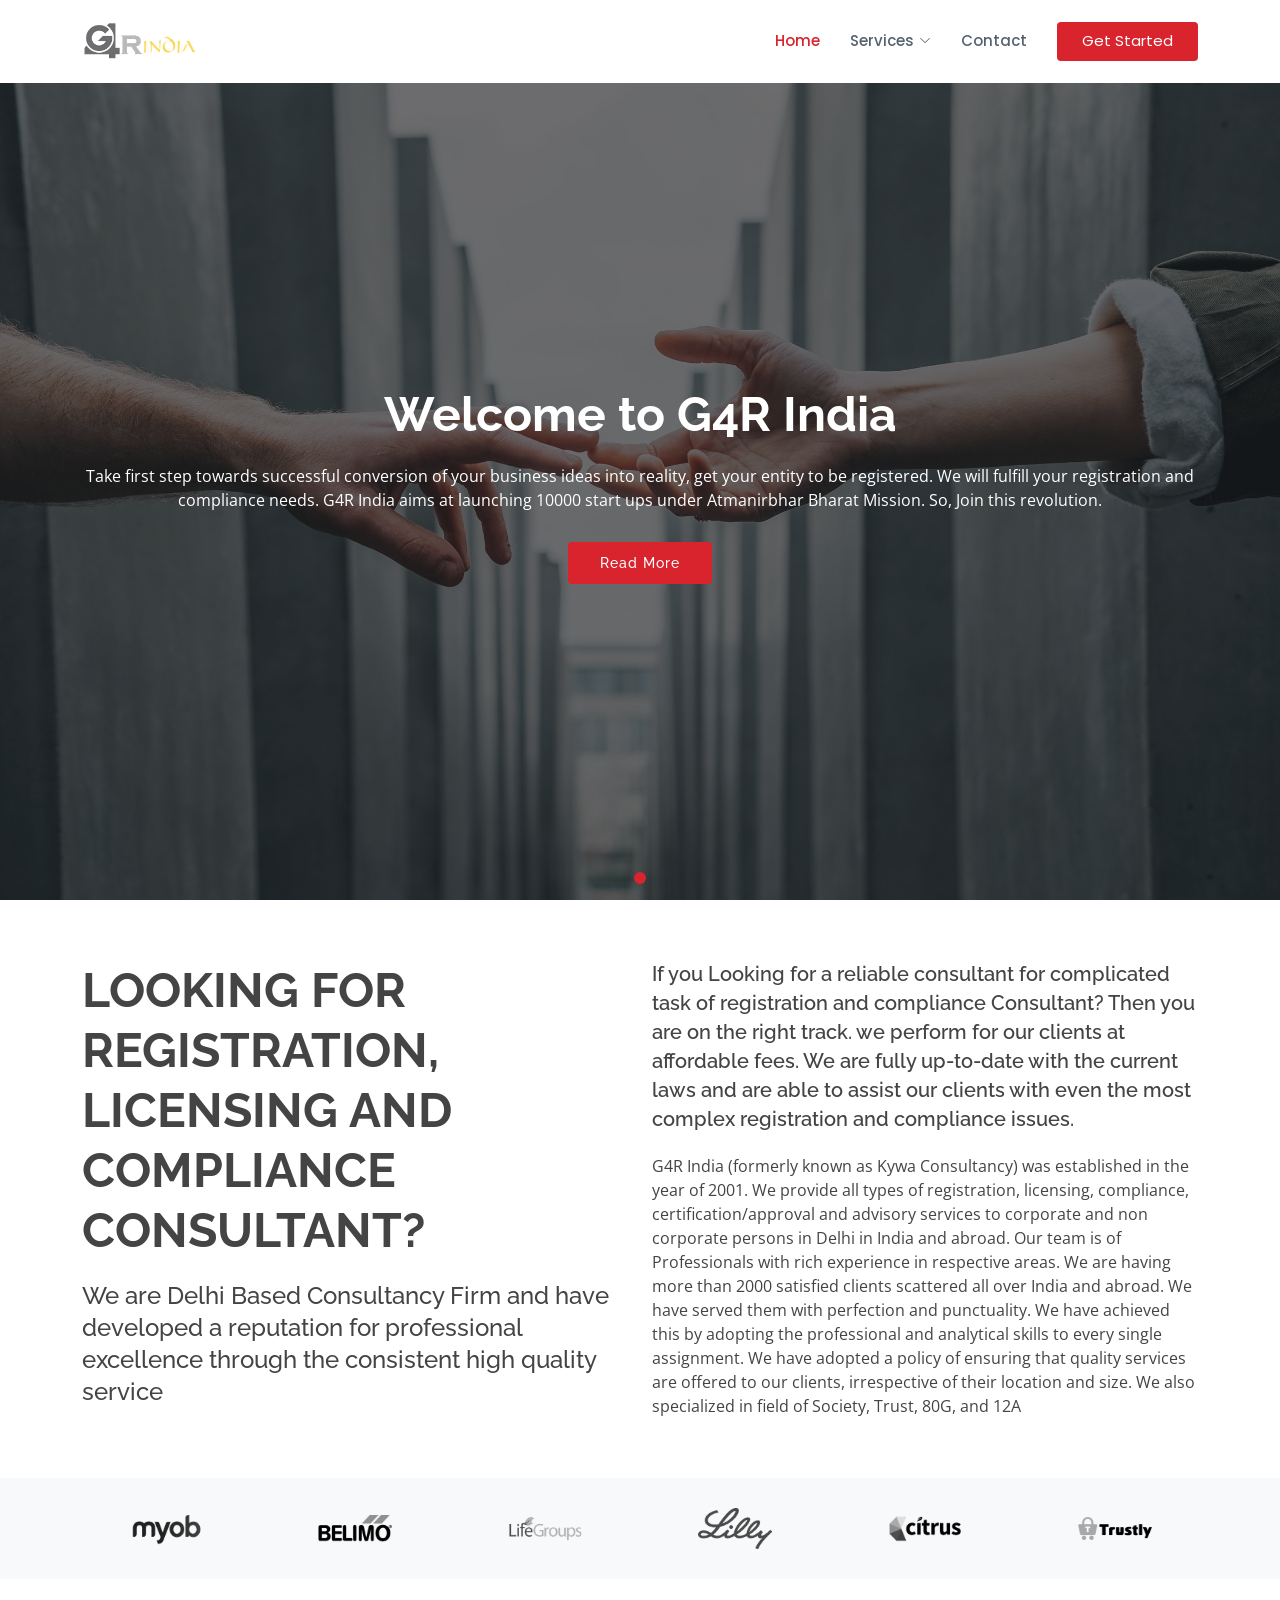
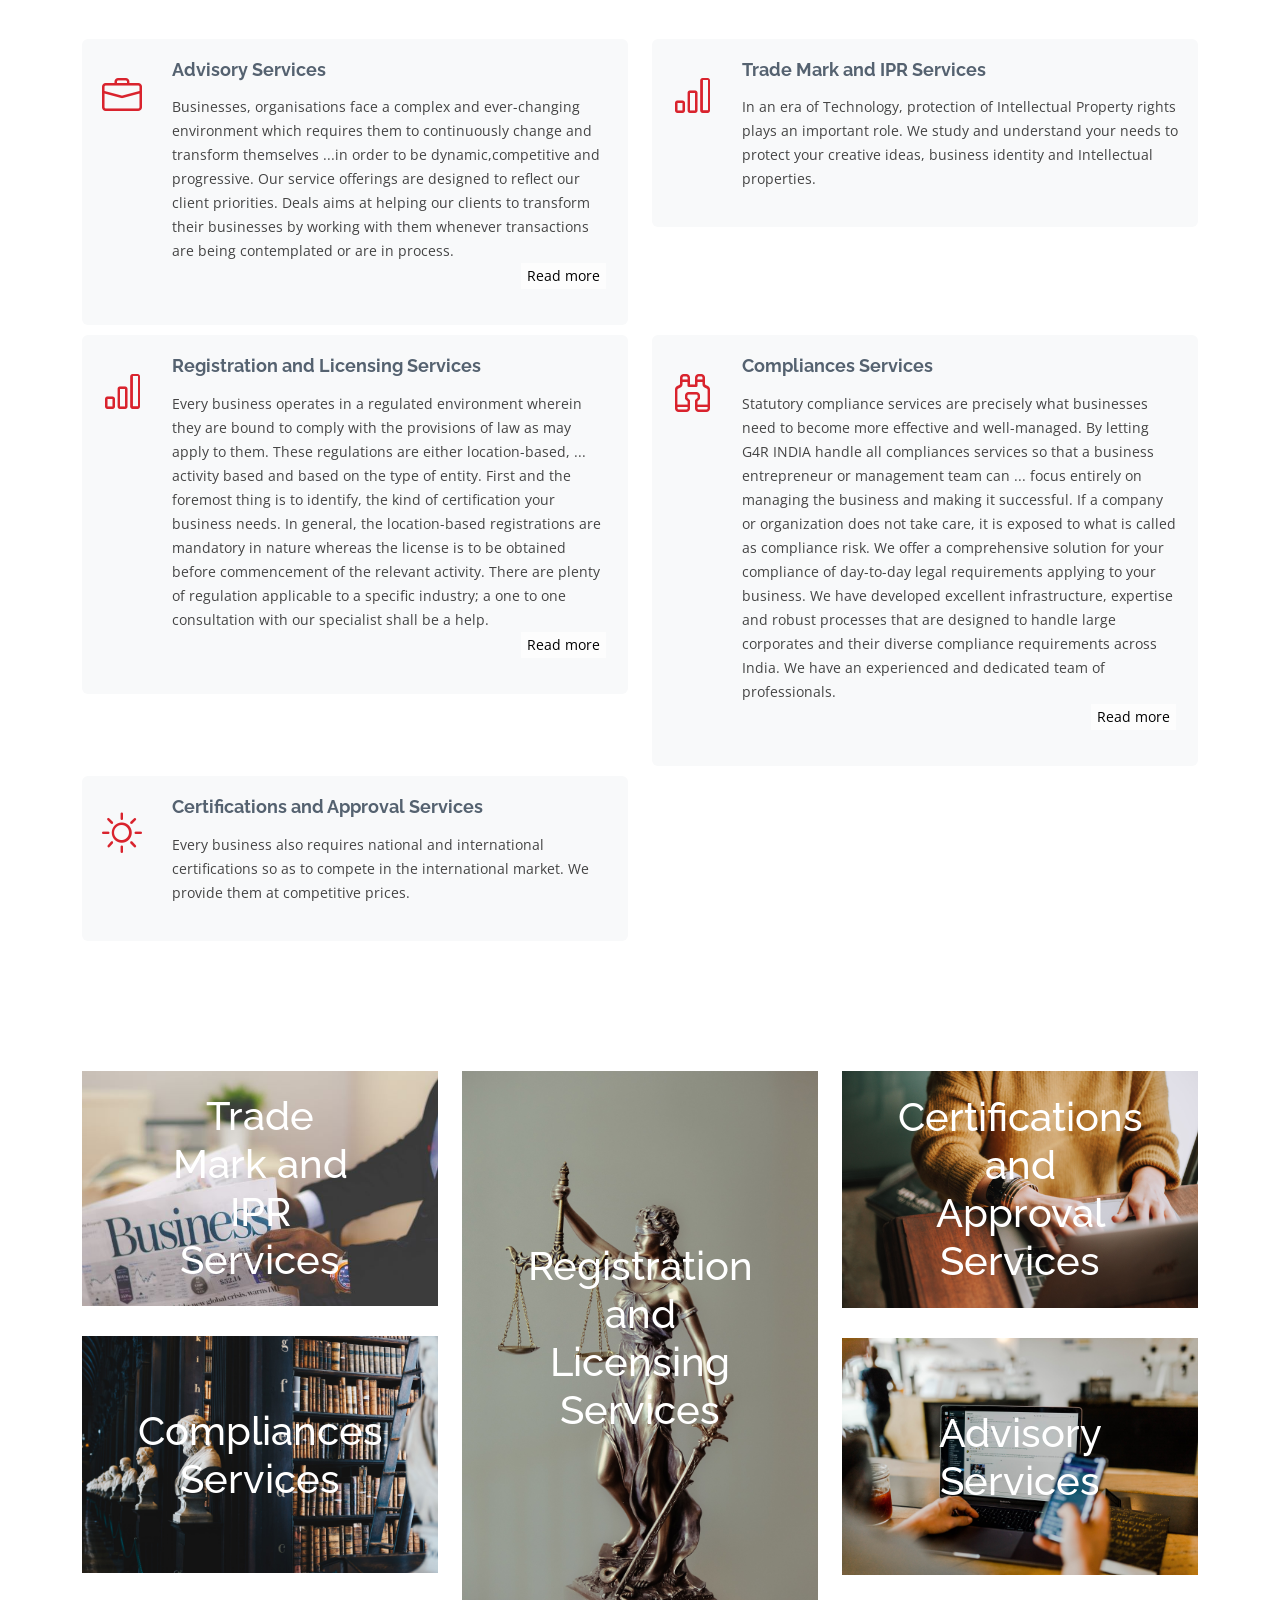
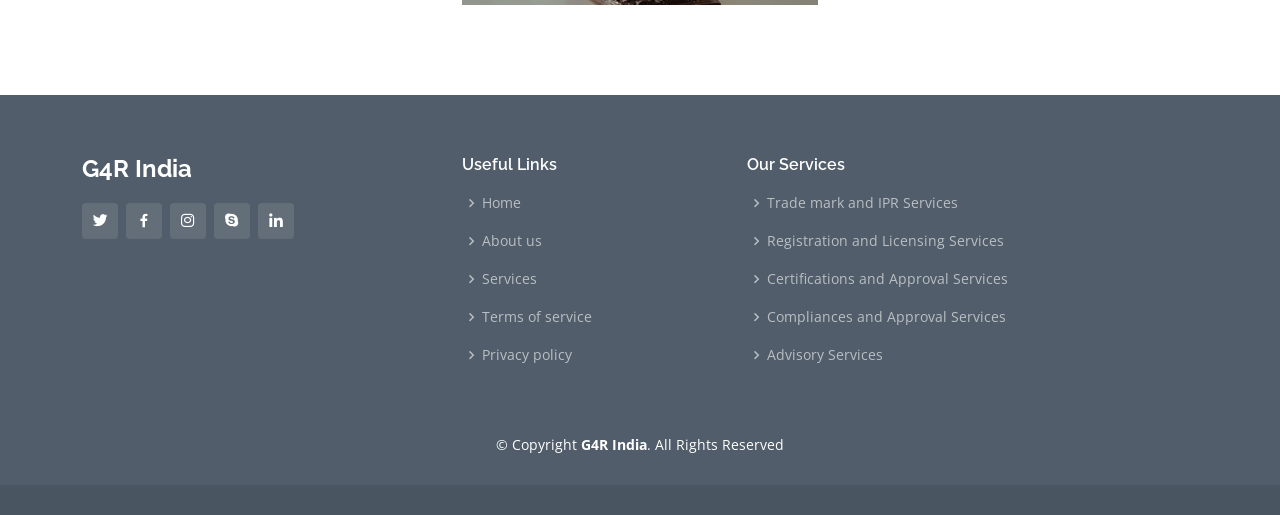
<file: index.html>
<!DOCTYPE html>
<html lang="en">
  <head>
    <meta charset="utf-8" />
    <meta content="width=device-width, initial-scale=1.0" name="viewport" />

    <title>G4R India</title>
    <!-- <meta content="" name="description" />
    <meta content="" name="keywords" /> -->

    <!-- Favicons -->
    <!-- <link href="assets/img/favicon.png" rel="icon" />
    <link href="assets/img/apple-touch-icon.png" rel="apple-touch-icon" /> -->
    <link rel="apple-touch-icon" sizes="180x180" href="/apple-touch-icon.png">
    <link rel="icon" type="image/png" sizes="32x32" href="img-try/favicon-32x32.png">
    <link rel="manifest" href="assets/vendor/site.webmanifest">

    <!-- Google Fonts -->
    <link
      href="https://fonts.googleapis.com/css?family=Open+Sans:300,300i,400,400i,600,600i,700,700i|Raleway:300,300i,400,400i,500,500i,600,600i,700,700i|Poppins:300,300i,400,400i,500,500i,600,600i,700,700i"
      rel="stylesheet"
    />

    <!-- Vendor CSS Files -->
    <link href="assets/vendor/animate.css/animate.min.css" rel="stylesheet" />
    <link
      href="assets/vendor/bootstrap/css/bootstrap.min.css"
      rel="stylesheet"
    />
    <link
      href="assets/vendor/bootstrap-icons/bootstrap-icons.css"
      rel="stylesheet"
    />
    <link href="assets/vendor/boxicons/css/boxicons.min.css" rel="stylesheet" />
    <link
      href="assets/vendor/glightbox/css/glightbox.min.css"
      rel="stylesheet"
    />
    <link href="assets/vendor/remixicon/remixicon.css" rel="stylesheet" />
    <link href="assets/vendor/swiper/swiper-bundle.min.css" rel="stylesheet" />

    <!-- Template Main CSS File -->
    <link href="assets/css/style.css" rel="stylesheet" />

    <!-- =======================================================
  * Template Name: Sailor - v4.0.1
  * Template URL: https://bootstrapmade.com/sailor-free-bootstrap-theme/
  * Author: BootstrapMade.com
  * License: https://bootstrapmade.com/license/
  ======================================================== -->
  </head>

  <body>
    <!-- ======= Header ======= -->
    <header id="header" class="fixed-top d-flex align-items-center">
      <div class="container d-flex align-items-center">
        <!-- <h1 class="logo me-auto"><a href="index.html">G4R INDIA</a></h1> -->
        <!-- Uncomment below if you prefer to use an image logo -->
        <a href="index.html" class="logo me-auto"><img src="img-try/logo.jpeg" alt="" class="img-fluid"></a>

        <nav id="navbar" class="navbar">
          <ul>
            <li><a href="index.html" class="active">Home</a></li>
            <!-- <li><a href="" class="">About Us</a></li> -->

            <li class="dropdown">
              <a href="#"
                ><span>Services</span> <i class="bi bi-chevron-down"></i
              ></a>
              <ul>
                <li class="dropdown">
                  <a href="#"
                    ><span>Firm</span>
                    <i class="bi bi-chevron-right"></i
                  ></a>
                  <ul>
                    <li><a href="firm.html">Sole Proprietorship Firm</a></li>
                    <li><a href="firm-2.html">Partnership Firm</a></li>
                    <li><a href="firm-3.html">Limited Liability Partnership</a></li>
                  </ul>
                </li>
                <li><a href="company.html">Company</a></li>
                <li><a href="copyright.html">Copyright</a></li>
                <li><a href="npo.html">NPO/NGO</a></li>
                <li><a href="nsic.html">NSIC</a></li>

                <li class="dropdown">
                  <a href="#"
                    ><span>Trademark</span>
                    <i class="bi bi-chevron-right"></i
                  ></a>
                  <ul>
                    <li><a href="trademark.html">Trademark </a></li>
                    <li><a href="Obejection.html">Trademark Obejection</a></li>
                    <li><a href="opposition.html">Trademark opposition</a></li>
                    <li><a href="Registration.html">Trademark Registration</a></li>
                    <li><a href="Assignment.html">Trademark Assignment</a></li>
                    <!-- <li><a href="#">Deep Drop Down 5</a></li> -->
                  </ul>
                </li>
              </ul>
            </li>
            <!-- <li><a href="services.html">Services</a></li>
            <li><a href="portfolio.html">Portfolio</a></li>
            <li><a href="pricing.html">Pricing</a></li>
            <li><a href="blog.html">Blog</a></li> -->

            <li><a href="contact.html">Contact</a></li>
            <li><a href="index.html" class="getstarted">Get Started</a></li>
          </ul>
          <i class="bi bi-list mobile-nav-toggle"></i>
        </nav>
        <!-- .navbar -->
      </div>
    </header>
    <!-- End Header -->

    <!-- ======= Hero Section ======= -->
    <section id="hero">
      <div
        id="heroCarousel"
        data-bs-interval="5000"
        class="carousel slide carousel-fade"
        data-bs-ride="carousel"
      >
        <ol class="carousel-indicators" id="hero-carousel-indicators"></ol>

        <div class="carousel-inner" role="listbox">
          <!-- Slide 1 -->
          <div
            class="carousel-item active"
            style="background-image: url(img-try/pic\ \(10\).jpg)"
          >
            <div class="carousel-container">
              <div class="container">
                <h2 class="animate__animated animate__fadeInDown">
                  Welcome to <span>G4R India</span>
                </h2>
                <p class="animate__animated animate__fadeInUp">
                  Take first step towards successful conversion of your business
                  ideas into reality, get your entity to be registered. We will
                  fulfill your registration and compliance needs. G4R India aims
                  at launching 10000 start ups under Atmanirbhar Bharat Mission.
                  So, Join this revolution.
                </p>
                <a
                  href="#about"
                  class="btn-get-started animate__animated animate__fadeInUp scrollto"
                  >Read More</a
                >
              </div>
            </div>
          </div>

          <!-- Slide 2 -->
          <!-- <div
            class="carousel-item"
            style="background-image: url(assets/img/slide/slide-2.jpg)"
          >
            <div class="carousel-container">
              <div class="container">
                <h2 class="animate__animated animate__fadeInDown">
                  Lorem Ipsum Dolor
                </h2>
                <p class="animate__animated animate__fadeInUp">
                  Ut velit est quam dolor ad a aliquid qui aliquid. Sequi ea ut
                  et est quaerat sequi nihil ut aliquam. Occaecati alias dolorem
                  mollitia ut. Similique ea voluptatem. Esse doloremque
                  accusamus repellendus deleniti vel. Minus et tempore modi
                  architecto.
                </p>
                <a
                  href="#about"
                  class="btn-get-started animate__animated animate__fadeInUp scrollto"
                  >Read More</a
                >
              </div>
            </div>
          </div> -->

          <!-- Slide 3 -->
          <!-- <div
            class="carousel-item"
            style="background-image: url(assets/img/slide/slide-3.jpg)"
          >
            <div class="carousel-container">
              <div class="container">
                <h2 class="animate__animated animate__fadeInDown">
                  Sequi ea ut et est quaerat
                </h2>
                <p class="animate__animated animate__fadeInUp">
                  Ut velit est quam dolor ad a aliquid qui aliquid. Sequi ea ut
                  et est quaerat sequi nihil ut aliquam. Occaecati alias dolorem
                  mollitia ut. Similique ea voluptatem. Esse doloremque
                  accusamus repellendus deleniti vel. Minus et tempore modi
                  architecto.
                </p>
                <a
                  href="#about"
                  class="btn-get-started animate__animated animate__fadeInUp scrollto"
                  >Read More</a
                >
              </div>
            </div>
          </div>
        </div> -->

        <!-- <a
          class="carousel-control-prev"
          href="#heroCarousel"
          role="button"
          data-bs-slide="prev"
        >
          <span
            class="carousel-control-prev-icon bi bi-chevron-left"
            aria-hidden="true"
          ></span>
        </a>

        <a
          class="carousel-control-next"
          href="#heroCarousel"
          role="button"
          data-bs-slide="next"
        >
          <span
            class="carousel-control-next-icon bi bi-chevron-right"
            aria-hidden="true"
          ></span>
        </a> -->
      </div>
    </section>
    <!-- End Hero -->

    <main id="main">
      <!-- ======= About Section ======= -->
      <section id="about" class="about">
        <div class="container">
          <div class="row content">
            <div class="col-lg-6">
              <h2>Looking for Registration, Licensing and Compliance Consultant?</h2>
              <h3>
                We are Delhi Based Consultancy Firm and have developed a reputation for professional excellence through the consistent high quality service
              </h3>
            </div>
            <div class="col-lg-6 pt-4 pt-lg-0">
              <h5>If you Looking for a reliable consultant for complicated task of registration and compliance Consultant? Then you are on the right track. 
                 we perform for our clients at affordable fees. We are fully up-to-date with the current laws and are able to assist our clients with even the most 
                 complex registration and compliance issues.</h5>
              <p>
                G4R India (formerly known as Kywa Consultancy) was established in the year of 2001. We provide all types of registration, licensing, compliance, certification/approval and advisory services to corporate and non corporate persons in Delhi in India and abroad. Our team is of Professionals with rich experience in respective areas. We are having more than 2000 satisfied clients scattered all over India and abroad. We have served them with perfection and punctuality. We have achieved this by adopting the professional and analytical skills to every single assignment. We have adopted a policy of ensuring that quality services are offered to our clients, irrespective of their location and size. We also specialized in field of Society, Trust,  80G, and 12A
              </p>
              <!-- <ul>
                <li>
                  <i class="ri-check-double-line"></i> Ullamco laboris nisi ut
                  aliquip ex ea commodo consequa
                </li>
                <li>
                  <i class="ri-check-double-line"></i> Duis aute irure dolor in
                  reprehenderit in voluptate velit
                </li>
                <li>
                  <i class="ri-check-double-line"></i> Ullamco laboris nisi ut
                  aliquip ex ea commodo consequat. Duis aute irure dolor in
                  reprehenderit in
                </li>
              </ul>
              <p class="font-italic">
                Lorem ipsum dolor sit amet, consectetur adipiscing elit, sed do
                eiusmod tempor incididunt ut labore et dolore magna aliqua.
              </p> -->
            </div>
          </div>
        </div>
      </section>
      <!-- End About Section -->

      <!-- ======= Clients Section ======= -->
      <section id="clients" class="clients section-bg">
        <div class="container">
          <div class="row">
            <div
              class="col-lg-2 col-md-4 col-6 d-flex align-items-center justify-content-center"
            >
              <img
                src="assets/img/clients/client-1.png"
                class="img-fluid"
                alt=""
              />
            </div>

            <div
              class="col-lg-2 col-md-4 col-6 d-flex align-items-center justify-content-center"
            >
              <img
                src="assets/img/clients/client-2.png"
                class="img-fluid"
                alt=""
              />
            </div>

            <div
              class="col-lg-2 col-md-4 col-6 d-flex align-items-center justify-content-center"
            >
              <img
                src="assets/img/clients/client-3.png"
                class="img-fluid"
                alt=""
              />
            </div>

            <div
              class="col-lg-2 col-md-4 col-6 d-flex align-items-center justify-content-center"
            >
              <img
                src="assets/img/clients/client-4.png"
                class="img-fluid"
                alt=""
              />
            </div>

            <div
              class="col-lg-2 col-md-4 col-6 d-flex align-items-center justify-content-center"
            >
              <img
                src="assets/img/clients/client-5.png"
                class="img-fluid"
                alt=""
              />
            </div>

            <div
              class="col-lg-2 col-md-4 col-6 d-flex align-items-center justify-content-center"
            >
              <img
                src="assets/img/clients/client-6.png"
                class="img-fluid"
                alt=""
              />
            </div>
          </div>
        </div>
      </section>
      <!-- End Clients Section -->

      <!-- ======= Services Section ======= -->
      <section id="services" class="services">
        <div class="container">
          <div class="row">
            <div class="col-md-6">
              <div class="icon-box">
                <i class="bi bi-briefcase"></i>
                <h4><a href="#">Advisory Services</a></h4>
                <p>
                  Businesses, organisations face a complex and ever-changing environment which requires them to continuously 
                  change and transform themselves <span id="dots">...</span><span id="more">in order to be dynamic,competitive and progressive.
                  Our service offerings are designed to reflect our client priorities. Deals aims at helping our clients to
                   transform their businesses by working with them whenever transactions are being contemplated or are in process. </span><button onclick="readmore()" id="myBtn">Read more</button>
                </p>
                
              </div>
            </div>
            <div class="col-md-6 mt-4 mt-md-0">
              <div class="icon-box ib">
                <!-- <i class="bi bi-card-checklist"></i> -->
                <i class="bi bi-bar-chart"></i>
                <h4><a href="#">Trade Mark and IPR Services</a></h4>
                <p>
                  In an era of Technology, protection of Intellectual Property rights plays an important role. 
                  We study and understand your needs to protect your creative ideas, business identity and Intellectual properties.
                </p>
              </div>
            </div>
            <div class="col-lg-6 col-md-6 mt-4 mt-md-0">
              <div class="icon-box ib-1">
                <i class="bi bi-bar-chart"></i>
                <h4><a href="#">Registration and Licensing Services</a></h4>
                <p>
                  Every business operates in a regulated environment wherein they are bound to comply with 
                  the provisions of law as may apply to them. These regulations are either location-based, <span id="dots1">...</span><span id="more1">
                  activity based and based on the type of entity. First and the foremost thing is to identify, 
                  the kind of certification your business needs. In general, the location-based registrations are 
                  mandatory in nature whereas the license is to be obtained before commencement of the relevant activity. 
                  There are plenty of regulation applicable to a specific industry; a one to one consultation with our specialist shall be a help. </span><button onclick="readmore1()" id="myBtn1">Read more</button>
                </p>
                
              </div>
            </div>
            <div class="col-md-6 mt-4 mt-md-0">
              <div class="icon-box">
                <i class="bi bi-binoculars"></i>
                <h4><a href="#">Compliances Services</a></h4>
                <p>
                  Statutory compliance services are precisely what businesses need to become more effective and well-managed. 
                  By letting G4R INDIA handle all compliances services so that a business entrepreneur or management team can <span id="dots2">...</span><span id="more2">
                  focus entirely on managing the business and making it successful.
                  If a company or organization does not take care, it is exposed to what is called as compliance risk.
                  We offer a comprehensive solution for your compliance of day-to-day legal requirements applying to your business.
                   We have developed excellent infrastructure, expertise and robust processes that are designed to handle large corporates
                    and their diverse compliance requirements across India. We have an experienced and dedicated team of professionals.</span>   <button onclick="readmore2()" id="myBtn2">Read more</button>               
                  
                </p>
                
              </div>
            </div>
            <div class="col-md-6 mt-4 mt-md-0">
              <div class="icon-box">
                <i class="bi bi-brightness-high"></i>
                <h4><a href="#">Certifications and Approval Services</a></h4>
                <p>
                  Every business also requires national and international certifications so as to compete
                   in the international market. We provide them at competitive prices.
                </p>
                
                
              </div>
            </div>
            <!-- <div class="col-md-6 mt-4 mt-md-0">
              <div class="icon-box">
                <i class="bi bi-calendar4-week"></i>
                <h4><a href="#">Eiusmod Tempor</a></h4>
                <p>
                  Et harum quidem rerum facilis est et expedita distinctio. Nam
                  libero tempore, cum soluta nobis est eligendi
                </p>
              </div>
            </div>
          </div>
        </div> -->
      </section>
      <!-- End Services Section -->

      <!-- ======= Portfolio Section ======= -->
      <section id="portfolio" class="portfolio">
        <div class="container">
          <!-- <div class="row">
            <div class="col-lg-12 d-flex justify-content-center">
              <ul id="portfolio-flters">
                <li data-filter="*" class="filter-active">All</li>
                <li data-filter=".filter-app">App</li>
                <li data-filter=".filter-card">Card</li>
                <li data-filter=".filter-web">Web</li>
              </ul>
            </div>
          </div> -->

          <div class="row portfolio-container">
            <div class="col-lg-4 col-md-6 portfolio-item filter-app">
              <div class="portfolio-wrap">
                <h1 class="porfolio-text" >Trade Mark and IPR Services</h1>
                <img
                src="img-try/pic (1).jpg"
                  class="img-fluid"
                  alt=""
                />
                 <div class="portfolio-info">
                  <ul>
                    <li><i class="ri-check-double-line"></i>Trade Mark Registration</li>
                    <li><i class="ri-check-double-line"></i>Trade Mark Objection</li>
                    <li><i class="ri-check-double-line"></i>Trade Mark Opposition</li>
                    <li><i class="ri-check-double-line"></i>Trade Mark Assignment</li>
                    <li><i class="ri-check-double-line"></i>Logo Designing</li>
                    <li><i class="ri-check-double-line"></i>Copyright Registration</li>
                    <li><i class="ri-check-double-line"></i>Copyright Objection</li>
                  </ul>
            
                  
                 <!--  <div class="portfolio-links">
                   <a
                      href="assets/img/portfolio/portfolio-1.jpg"
                      data-gallery="portfolioGallery"
                      class="portfolio-lightbox"
                      title="App 1"
                      ><i class="bx bx-plus"></i
                    ></a>
                    <a
                      href="portfolio-details.html"
                      class="portfolio-details-lightbox"
                      data-glightbox="type: external"
                      title="Portfolio Details"
                      ><i class="bx bx-link"></i
                    ></a>
                  </div>-->
                </div> 
              </div>
            </div>

            <div class="col-lg-4 col-md-6 portfolio-item filter-web">
              <div class="portfolio-wrap">
                <h1 class="porfolio-text" >	Registration and Licensing Services</h1>
                <img
                src="img-try/pic (9).jpg"
                  class="img-fluid"
                  alt=""
                />
                <div class="portfolio-info">

                  <ul>
                    <li><i class="ri-check-double-line"></i>Firm Registration</li>
                    <li><i class="ri-check-double-line"></i>Company (OPC/Pvt. Ltd/ Public  Ltd.) Registration</li>
                    <li><i class="ri-check-double-line"></i>LLP Registration</li>
                    <li><i class="ri-check-double-line"></i>Trust Registration</li>
                    <li><i class="ri-check-double-line"></i>Society Registration</li>
                    <li><i class="ri-check-double-line"></i>Section-8 Company Registration</li>
                    <li><i class="ri-check-double-line"></i>FSSAI Registration/Licence</li>
                    <li><i class="ri-check-double-line"></i>NSIC Registration</li>
                    <li><i class="ri-check-double-line"></i>Newspaper Registration</li>
                    <li><i class="ri-check-double-line"></i>GST Registrationv</li>
                    <li><i class="ri-check-double-line"></i>PSARA Rgsitration</li>
                    <li><i class="ri-check-double-line"></i>Property Dealer/Developer Registration (RERA)</li>
                    <li><i class="ri-check-double-line"></i>PF, ESI & Other Labour Registration</li>
                    <li><i class="ri-check-double-line"></i>Import-Export Code (IEC)</li>
                    <li><i class="ri-check-double-line"></i>12A and 80G Registration</li>
                    <li><i class="ri-check-double-line"></i>FSSAI Registration/Licence</li>

                  </ul>
                  <!-- <h4>Web 3</h4>
                  <p>Web</p>
                  <div class="portfolio-links">
                    <a
                      href="assets/img/portfolio/portfolio-2.jpg"
                      data-gallery="portfolioGallery"
                      class="portfolio-lightbox"
                      title="Web 3"
                      ><i class="bx bx-plus"></i
                    ></a>
                    <a
                      href="portfolio-details.html"
                      class="portfolio-details-lightbox"
                      data-glightbox="type: external"
                      title="Portfolio Details"
                      ><i class="bx bx-link"></i
                    ></a>
                  </div>-->
                </div> 
              </div>
            </div>

            <div class="col-lg-4 col-md-6 portfolio-item filter-app">
              <div class="portfolio-wrap hero-img">
                <h1 class="porfolio-text" >Certifications and Approval Services


                </h1>
                <img
                src="img-try/pic (3).jpg"
                  class="img-fluid "
                  alt=""
                />
                 <div class="portfolio-info">
                  <ul>
                    <li><i class="ri-check-double-line"></i>ISO</li>
                    <li><i class="ri-check-double-line"></i>ISI Mark</li>
                    <li><i class="ri-check-double-line"></i>RBI Approval</li>
                  </ul>
                 <!-- <h4>App 2</h4>
                  <p>App</p>
                  <div class="portfolio-links">
                    <a
                      href="assets/img/portfolio/portfolio-3.jpg"
                      data-gallery="portfolioGallery"
                      class="portfolio-lightbox"
                      title="App 2"
                      ><i class="bx bx-plus"></i
                    ></a>
                    <a
                      href="portfolio-details.html"
                      class="portfolio-details-lightbox"
                      data-glightbox="type: external"
                      title="Portfolio Details"
                      ><i class="bx bx-link"></i
                    ></a>
                  </div>-->
                </div> 
              </div>
            </div>

            <div class="col-lg-4 col-md-6 portfolio-item filter-card">
              <div class="portfolio-wrap">
                <h1 class="porfolio-text" >Compliances Services</h1>
                <img
                src="img-try/pic (5).jpg"
                  class="img-fluid"
                  alt=""
                />
                 <div class="portfolio-info">
                  <ul>
                    <li><i class="ri-check-double-line"></i>ROC Compliances</li>
                    <li><i class="ri-check-double-line"></i>	Tax Compliances</li>
                    <li><i class="ri-check-double-line"></i>Labour Law Compliances n</li>
                  </ul>
                 <!-- <h4>Card 2</h4>
                  <p>Card</p>
                  <div class="portfolio-links">
                    <a
                      href="assets/img/portfolio/portfolio-4.jpg"
                      data-gallery="portfolioGallery"
                      class="portfolio-lightbox"
                      title="Card 2"
                      ><i class="bx bx-plus"></i
                    ></a>
                    <a
                      href="portfolio-details.html"
                      class="portfolio-details-lightbox"
                      data-glightbox="type: external"
                      title="Portfolio Details"
                      ><i class="bx bx-link"></i
                    ></a>
                  </div>-->
                </div> 
              </div>
            </div>

            <div class="col-lg-4 col-md-6 portfolio-item filter-web">
              <div class="portfolio-wrap">
                <h1 class="porfolio-text" >	Advisory Services </h1>
                <img
                src="img-try/pic (2).jpg"
                  class="img-fluid"
                  alt=""
                />
                <div class="portfolio-info">
                  <ul>
                    <li><i class="ri-check-double-line"></i>Litigation Services</li>
                    <li><i class="ri-check-double-line"></i>	Documentation Services/li>
                  </ul>
                  <!-- <h4>Web 2</h4>
                  <p>Web</p>
                  <div class="portfolio-links">
                    <a
                      href="assets/img/portfolio/portfolio-5.jpg"
                      data-gallery="portfolioGallery"
                      class="portfolio-lightbox"
                      title="Web 2"
                      ><i class="bx bx-plus"></i
                    ></a>
                    <a
                      href="portfolio-details.html"
                      class="portfolio-details-lightbox"
                      data-glightbox="type: external"
                      title="Portfolio Details"
                      ><i class="bx bx-link"></i
                    ></a>
                  </div>-->
                </div> 
              </div>
            </div>

            <!-- <div class="col-lg-4 col-md-6 portfolio-item filter-app">

              <div class="portfolio-wrap">
                <h1 class="porfolio-text" >Trade Mark and IPR Services</h1>
                <img
                src="img-try/pic (7).jpg"
                  class="img-fluid hero-img"
                  alt=""
                />
                 <div class="portfolio-info">
                  <ul>
                    <li><i class="ri-check-double-line"></i>Trade Mark Registration</li>
                    <li><i class="ri-check-double-line"></i>Trade Mark Objection</li>
                    <li><i class="ri-check-double-line"></i>Trade Mark Opposition</li>
                    <li><i class="ri-check-double-line"></i>Trade Mark Assignment</li>
                    <li><i class="ri-check-double-line"></i>Logo Designing</li>
                    <li><i class="ri-check-double-line"></i>Copyright Registration</li>
                    <li><i class="ri-check-double-line"></i>Copyright Objection</li>
                  </ul> -->
                  <!--<h4>App 3</h4>
                  <p>App</p>
                  <div class="portfolio-links">
                    <a
                      href="assets/img/portfolio/portfolio-6.jpg"
                      data-gallery="portfolioGallery"
                      class="portfolio-lightbox"
                      title="App 3"
                      ><i class="bx bx-plus"></i
                    ></a>
                    <a
                      href="portfolio-details.html"
                      class="portfolio-details-lightbox"
                      data-glightbox="type: external"
                      title="Portfolio Details"
                      ><i class="bx bx-link"></i
                    ></a>
                  </div>-->
                </div> 
              </div>
            </div>

            <!-- <div class="col-lg-4 col-md-6 portfolio-item filter-card">
              <div class="portfolio-wrap">
                <img
                  src="assets/img/portfolio/portfolio-7.jpg"
                  class="img-fluid"
                  alt=""
                />
                <div class="portfolio-info">
                  <h4>Card 1</h4>
                  <p>Card</p>
                  <div class="portfolio-links">
                    <a
                      href="assets/img/portfolio/portfolio-7.jpg"
                      data-gallery="portfolioGallery"
                      class="portfolio-lightbox"
                      title="Card 1"
                      ><i class="bx bx-plus"></i
                    ></a>
                    <a
                      href="portfolio-details.html"
                      class="portfolio-details-lightbox"
                      data-glightbox="type: external"
                      title="Portfolio Details"
                      ><i class="bx bx-link"></i
                    ></a>
                  </div>
                </div>
              </div>
            </div>

            <div class="col-lg-4 col-md-6 portfolio-item filter-card">
              <div class="portfolio-wrap">
                <img
                  src="assets/img/portfolio/portfolio-8.jpg"
                  class="img-fluid"
                  alt=""
                />
                <div class="portfolio-info">
                  <h4>Card 3</h4>
                  <p>Card</p>
                  <div class="portfolio-links">
                    <a
                      href="assets/img/portfolio/portfolio-8.jpg"
                      data-gallery="portfolioGallery"
                      class="portfolio-lightbox"
                      title="Card 3"
                      ><i class="bx bx-plus"></i
                    ></a>
                    <a
                      href="portfolio-details.html"
                      class="portfolio-details-lightbox"
                      data-glightbox="type: external"
                      title="Portfolio Details"
                      ><i class="bx bx-link"></i
                    ></a>
                  </div>
                </div>
              </div>
            </div>

            <div class="col-lg-4 col-md-6 portfolio-item filter-web">
              <div class="portfolio-wrap">
                <img
                  src="assets/img/portfolio/portfolio-9.jpg"
                  class="img-fluid"
                  alt=""
                />
                <div class="portfolio-info">
                  <h4>Web 3</h4>
                  <p>Web</p>
                  <div class="portfolio-links">
                    <a
                      href="assets/img/portfolio/portfolio-9.jpg"
                      data-gallery="portfolioGallery"
                      class="portfolio-lightbox"
                      title="Web 3"
                      ><i class="bx bx-plus"></i
                    ></a>
                    <a
                      href="portfolio-details.html"
                      class="portfolio-details-lightbox"
                      data-glightbox="type: external"
                      title="Portfolio Details"
                      ><i class="bx bx-link"></i
                    ></a>
                  </div>
                </div>
              </div>
            </div>
          </div>
        </div> -->
      </section>
      <!-- End Portfolio Section -->
    </main>
    <!-- End #main -->

    <!-- ======= Footer ======= -->
    <footer id="footer">
      <div class="footer-top">
        <div class="container">
          <div class="row">
            <div class="col-lg-4 col-md-6">
              <div class="footer-info">
                <h3>G4R India</h3>
                <!-- <p>
                  A108 Adam Street <br />
                  NY 535022, USA<br /><br />
                  <strong>Phone:</strong> +1 5589 55488 55<br />
                  <strong>Email:</strong> info@example.com<br />
                </p> -->
                <div class="social-links mt-3">
                  <a href="#" class="twitter"><i class="bx bxl-twitter"></i></a>
                  <a href="#" class="facebook"
                    ><i class="bx bxl-facebook"></i
                  ></a>
                  <a href="#" class="instagram"
                    ><i class="bx bxl-instagram"></i
                  ></a>
                  <a href="#" class="google-plus"
                    ><i class="bx bxl-skype"></i
                  ></a>
                  <a href="#" class="linkedin"
                    ><i class="bx bxl-linkedin"></i
                  ></a>
                </div>
              </div>
            </div>

            <div class="col-lg-3 col-md-6 footer-links">
              <h4>Useful Links</h4>
              <ul>
                <li>
                  <i class="bx bx-chevron-right"></i> <a href="#">Home</a>
                </li>
                <li>
                  <i class="bx bx-chevron-right"></i> <a href="#">About us</a>
                </li>
                <li>
                  <i class="bx bx-chevron-right"></i> <a href="#">Services</a>
                </li>
                <li>
                  <i class="bx bx-chevron-right"></i>
                  <a href="#">Terms of service</a>
                </li>
                <li>
                  <i class="bx bx-chevron-right"></i>
                  <a href="#">Privacy policy</a>
                </li>
              </ul>
            </div>

            <div class="col-lg-3 col-md-6 footer-links">
              <h4>Our Services</h4>
              <ul>
                <li>
                  <i class="bx bx-chevron-right"></i> <a href="#">Trade mark and IPR Services</a>
                </li>
                <li>
                  <i class="bx bx-chevron-right"></i>
                  <a href="#">Registration and Licensing Services</a>
                </li>
                <li>
                  <i class="bx bx-chevron-right"></i>
                  <a href="#">Certifications and Approval Services</a>
                </li>
                <li>
                  <i class="bx bx-chevron-right"></i> <a href="#">Compliances and Approval Services</a>
                </li>
                <li>
                  <i class="bx bx-chevron-right"></i>
                  <a href="#">Advisory Services</a>
                </li>
              </ul>
            </div>

            <!-- <div class="col-lg-4 col-md-6 footer-newsletter">
              <h4>Our Newsletter</h4>
              <p>
                Tamen quem nulla quae legam multos aute sint culpa legam noster
                magna
              </p>
              <form action="" method="post">
                <input type="email" name="email" /><input
                  type="submit"
                  value="Subscribe"
                />
              </form>
            </div>
          </div>
        </div>
      </div> -->

      <div class="container">
        <div class="copyright">
          &copy; Copyright <strong><span>G4R India</span></strong
          >. All Rights Reserved
        </div>
<!--         <div class="credits">
          All the links in the footer should remain intact. 
          You can delete the links only if you purchased the pro version. 
           Licensing information: https://bootstrapmade.com/license/ 
         Purchase the pro version with working PHP/AJAX contact form: https://bootstrapmade.com/sailor-free-bootstrap-theme/ 
          Designed by <a href="https://bootstrapmade.com/">code2dev</a>
        </div> -->
      </div>
    </footer>
    <!-- End Footer -->

    <a
      href="#"
      class="back-to-top d-flex align-items-center justify-content-center"
      ><i class="bi bi-arrow-up-short"></i
    ></a>

    <!-- Vendor JS Files -->
    <script src="assets/vendor/bootstrap/js/bootstrap.bundle.min.js"></script>
    <script src="assets/vendor/glightbox/js/glightbox.min.js"></script>
    <script src="assets/vendor/isotope-layout/isotope.pkgd.min.js"></script>
    <script src="assets/vendor/php-email-form/validate.js"></script>
    <script src="assets/vendor/swiper/swiper-bundle.min.js"></script>
    <script src="assets/vendor/waypoints/noframework.waypoints.js"></script>

    <!-- Template Main JS File -->
    <script src="assets/js/main.js"></script>
  </body>
</html>
</file>
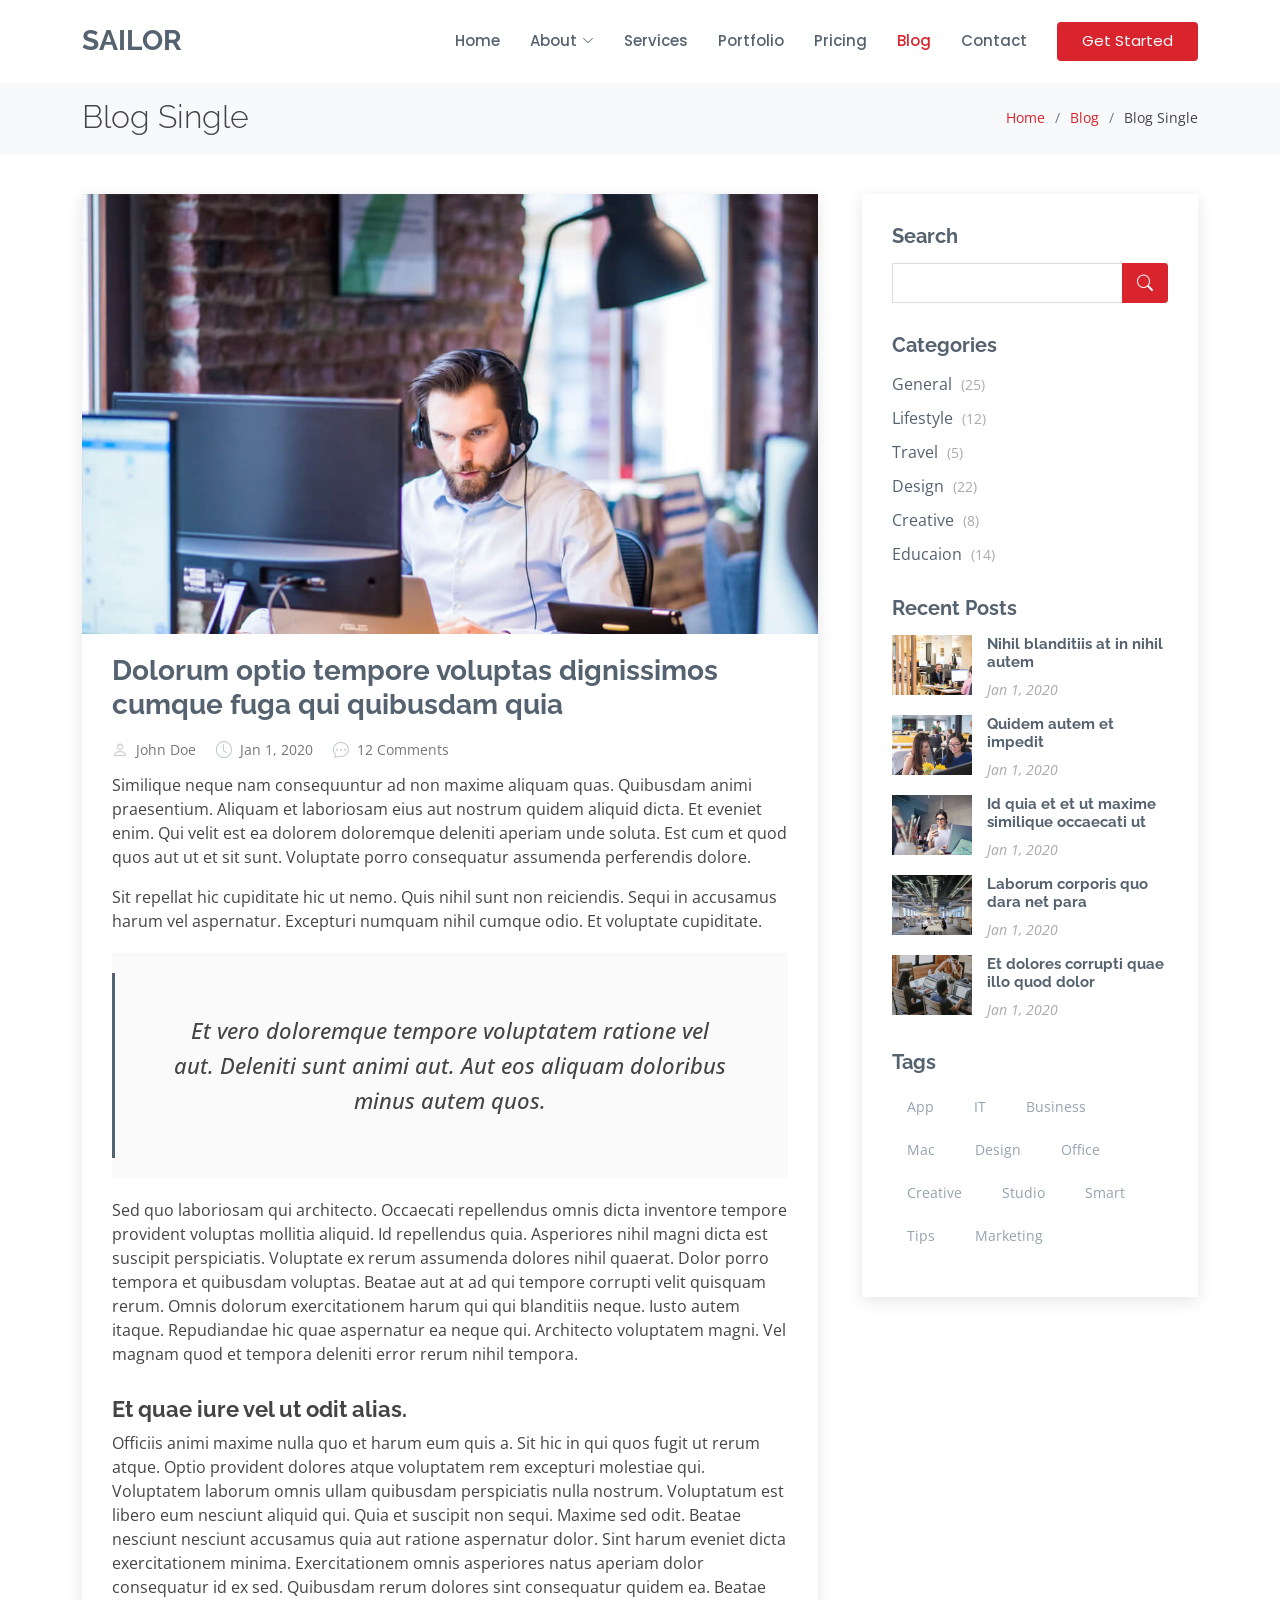
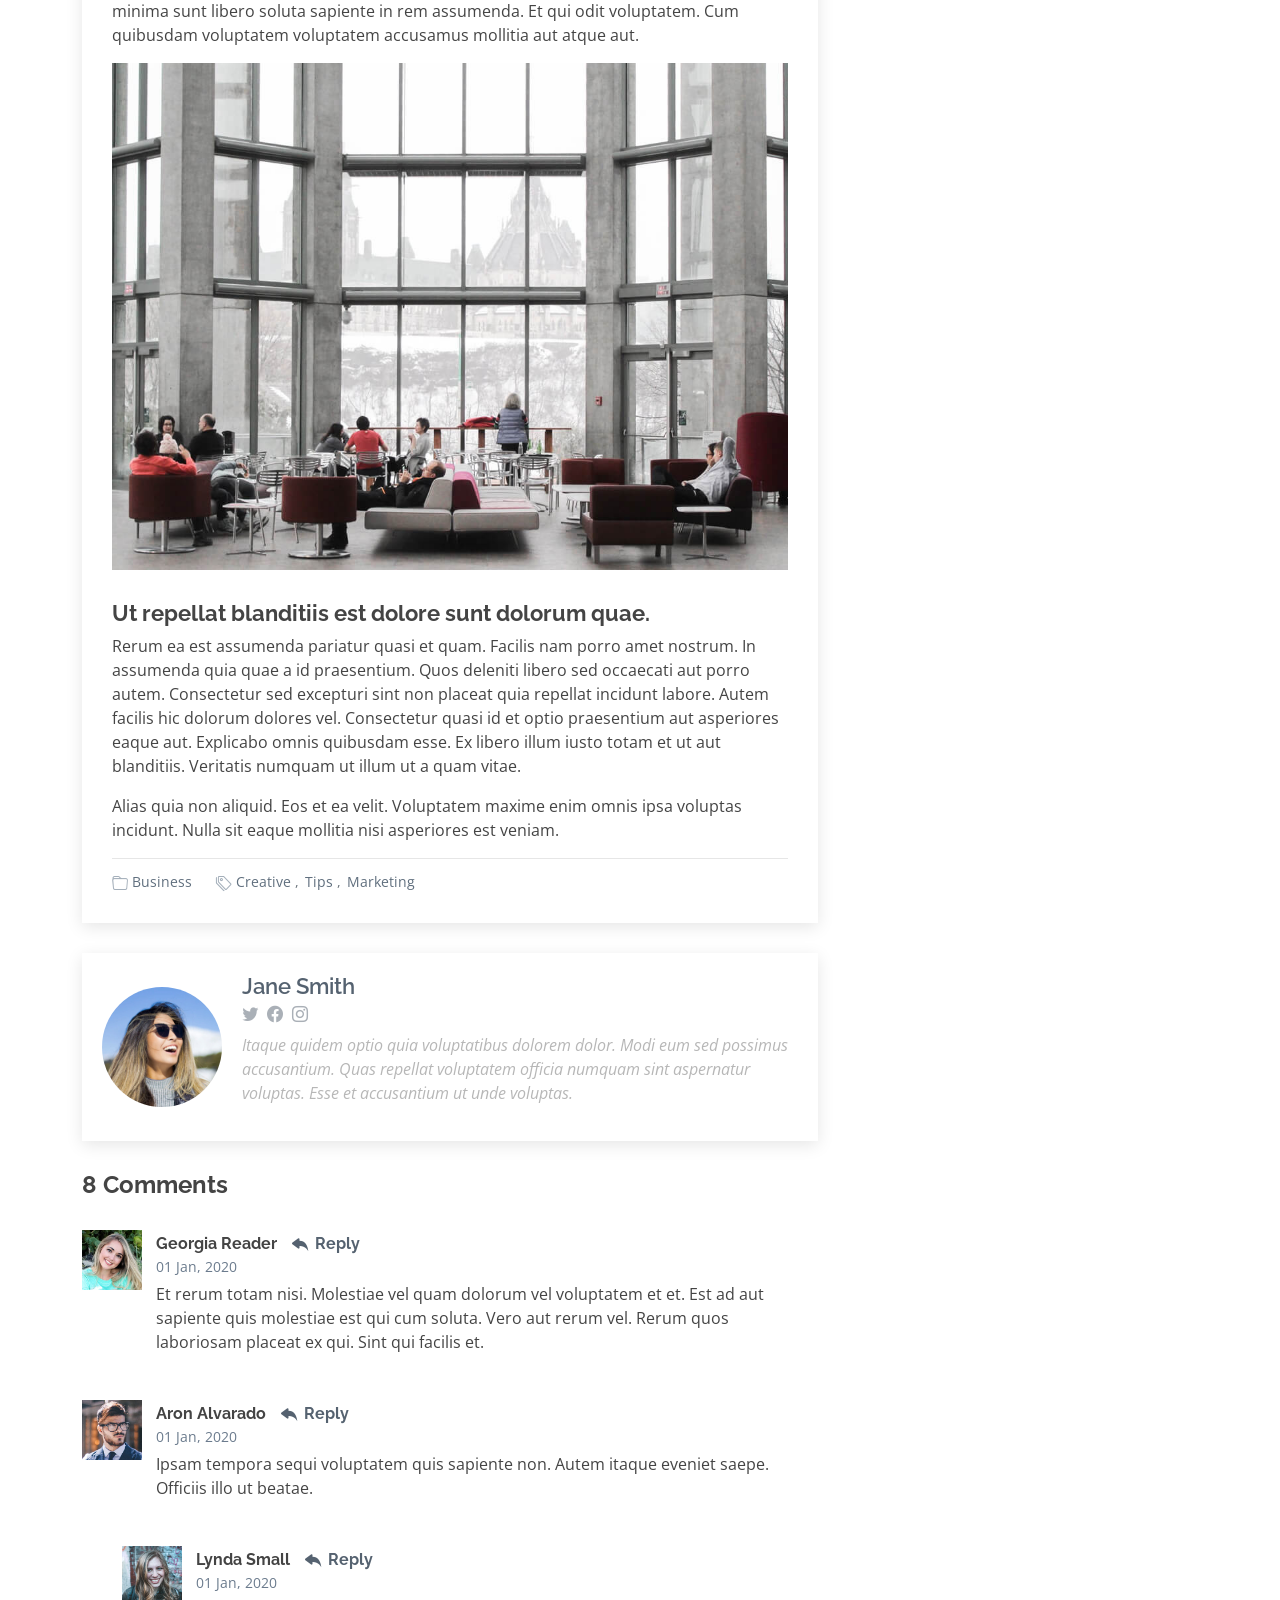
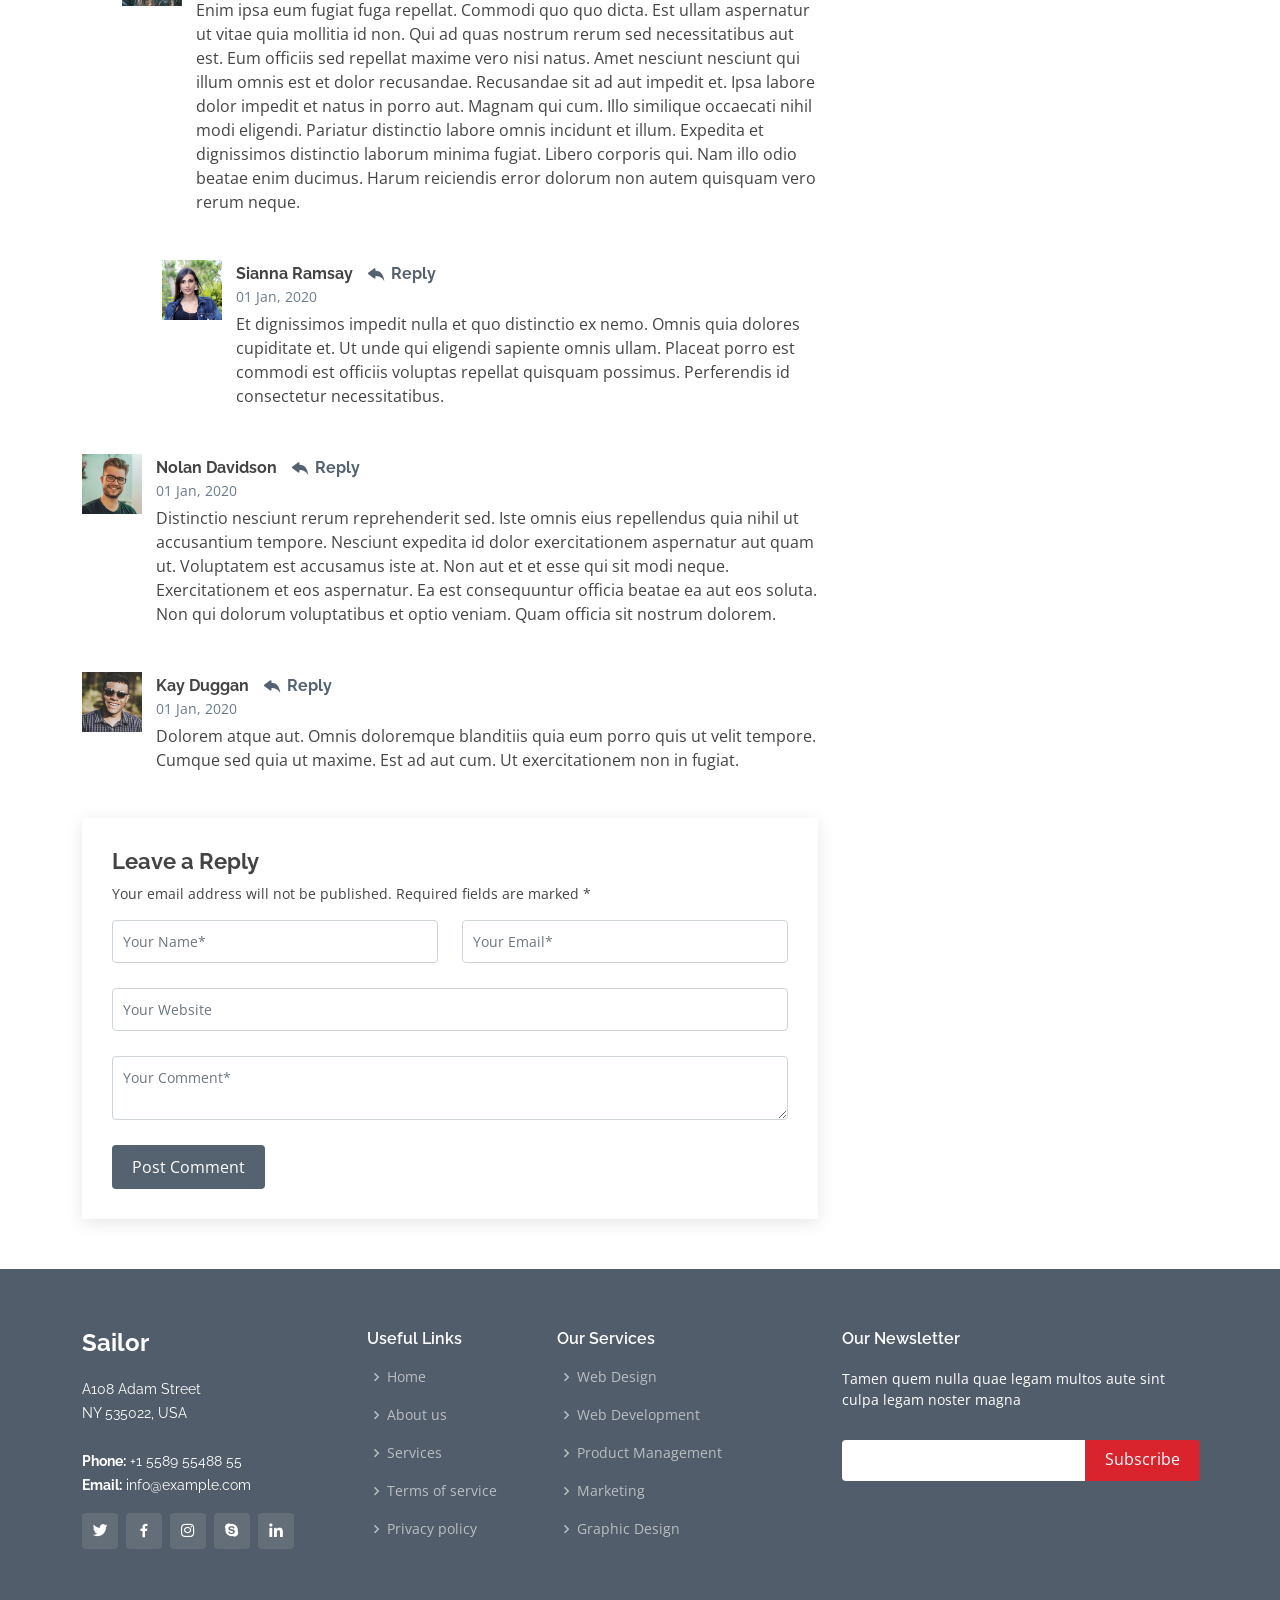
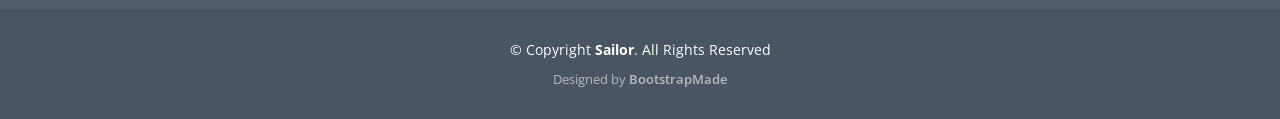
<file: blog-single.html>
<!DOCTYPE html>
<html lang="en">

<head>
  <meta charset="utf-8">
  <meta content="width=device-width, initial-scale=1.0" name="viewport">

  <title>Blog Single - Sailor Bootstrap Template</title>
  <meta content="" name="description">
  <meta content="" name="keywords">

  <!-- Favicons -->
  <link href="assets/img/favicon.png" rel="icon">
  <link href="assets/img/apple-touch-icon.png" rel="apple-touch-icon">

  <!-- Google Fonts -->
  <link href="https://fonts.googleapis.com/css?family=Open+Sans:300,300i,400,400i,600,600i,700,700i|Raleway:300,300i,400,400i,500,500i,600,600i,700,700i|Poppins:300,300i,400,400i,500,500i,600,600i,700,700i" rel="stylesheet">

  <!-- Vendor CSS Files -->
  <link href="assets/vendor/animate.css/animate.min.css" rel="stylesheet">
  <link href="assets/vendor/bootstrap/css/bootstrap.min.css" rel="stylesheet">
  <link href="assets/vendor/bootstrap-icons/bootstrap-icons.css" rel="stylesheet">
  <link href="assets/vendor/boxicons/css/boxicons.min.css" rel="stylesheet">
  <link href="assets/vendor/glightbox/css/glightbox.min.css" rel="stylesheet">
  <link href="assets/vendor/remixicon/remixicon.css" rel="stylesheet">
  <link href="assets/vendor/swiper/swiper-bundle.min.css" rel="stylesheet">

  <!-- Template Main CSS File -->
  <link href="assets/css/style.css" rel="stylesheet">

  <!-- =======================================================
  * Template Name: Sailor - v4.0.1
  * Template URL: https://bootstrapmade.com/sailor-free-bootstrap-theme/
  * Author: BootstrapMade.com
  * License: https://bootstrapmade.com/license/
  ======================================================== -->
</head>

<body>

  <!-- ======= Header ======= -->
  <header id="header" class="fixed-top d-flex align-items-center">
    <div class="container d-flex align-items-center">

      <h1 class="logo me-auto"><a href="index.html">Sailor</a></h1>
      <!-- Uncomment below if you prefer to use an image logo -->
      <!-- <a href="index.html" class="logo me-auto"><img src="assets/img/logo.png" alt="" class="img-fluid"></a>-->

      <nav id="navbar" class="navbar">
        <ul>
          <li><a href="index.html">Home</a></li>

          <li class="dropdown"><a href="#"><span>About</span> <i class="bi bi-chevron-down"></i></a>
            <ul>
              <li><a href="about.html">About</a></li>
              <li><a href="team.html">Team</a></li>
              <li><a href="testimonials.html">Testimonials</a></li>

              <li class="dropdown"><a href="#"><span>Deep Drop Down</span> <i class="bi bi-chevron-right"></i></a>
                <ul>
                  <li><a href="#">Deep Drop Down 1</a></li>
                  <li><a href="#">Deep Drop Down 2</a></li>
                  <li><a href="#">Deep Drop Down 3</a></li>
                  <li><a href="#">Deep Drop Down 4</a></li>
                  <li><a href="#">Deep Drop Down 5</a></li>
                </ul>
              </li>
            </ul>
          </li>
          <li><a href="services.html">Services</a></li>
          <li><a href="portfolio.html">Portfolio</a></li>
          <li><a href="pricing.html">Pricing</a></li>
          <li><a href="blog.html" class="active">Blog</a></li>

          <li><a href="contact.html">Contact</a></li>
          <li><a href="index.html" class="getstarted">Get Started</a></li>
        </ul>
        <i class="bi bi-list mobile-nav-toggle"></i>
      </nav><!-- .navbar -->

    </div>
  </header><!-- End Header -->

  <main id="main">

    <!-- ======= Breadcrumbs ======= -->
    <section id="breadcrumbs" class="breadcrumbs">
      <div class="container">

        <div class="d-flex justify-content-between align-items-center">
          <h2>Blog Single</h2>
          <ol>
            <li><a href="index.html">Home</a></li>
            <li><a href="blog.html">Blog</a></li>
            <li>Blog Single</li>
          </ol>
        </div>

      </div>
    </section><!-- End Breadcrumbs -->

    <!-- ======= Blog Single Section ======= -->
    <section id="blog" class="blog">
      <div class="container" data-aos="fade-up">

        <div class="row">

          <div class="col-lg-8 entries">

            <article class="entry entry-single">

              <div class="entry-img">
                <img src="assets/img/blog/blog-1.jpg" alt="" class="img-fluid">
              </div>

              <h2 class="entry-title">
                <a href="blog-single.html">Dolorum optio tempore voluptas dignissimos cumque fuga qui quibusdam quia</a>
              </h2>

              <div class="entry-meta">
                <ul>
                  <li class="d-flex align-items-center"><i class="bi bi-person"></i> <a href="blog-single.html">John Doe</a></li>
                  <li class="d-flex align-items-center"><i class="bi bi-clock"></i> <a href="blog-single.html"><time datetime="2020-01-01">Jan 1, 2020</time></a></li>
                  <li class="d-flex align-items-center"><i class="bi bi-chat-dots"></i> <a href="blog-single.html">12 Comments</a></li>
                </ul>
              </div>

              <div class="entry-content">
                <p>
                  Similique neque nam consequuntur ad non maxime aliquam quas. Quibusdam animi praesentium. Aliquam et laboriosam eius aut nostrum quidem aliquid dicta.
                  Et eveniet enim. Qui velit est ea dolorem doloremque deleniti aperiam unde soluta. Est cum et quod quos aut ut et sit sunt. Voluptate porro consequatur assumenda perferendis dolore.
                </p>

                <p>
                  Sit repellat hic cupiditate hic ut nemo. Quis nihil sunt non reiciendis. Sequi in accusamus harum vel aspernatur. Excepturi numquam nihil cumque odio. Et voluptate cupiditate.
                </p>

                <blockquote>
                  <p>
                    Et vero doloremque tempore voluptatem ratione vel aut. Deleniti sunt animi aut. Aut eos aliquam doloribus minus autem quos.
                  </p>
                </blockquote>

                <p>
                  Sed quo laboriosam qui architecto. Occaecati repellendus omnis dicta inventore tempore provident voluptas mollitia aliquid. Id repellendus quia. Asperiores nihil magni dicta est suscipit perspiciatis. Voluptate ex rerum assumenda dolores nihil quaerat.
                  Dolor porro tempora et quibusdam voluptas. Beatae aut at ad qui tempore corrupti velit quisquam rerum. Omnis dolorum exercitationem harum qui qui blanditiis neque.
                  Iusto autem itaque. Repudiandae hic quae aspernatur ea neque qui. Architecto voluptatem magni. Vel magnam quod et tempora deleniti error rerum nihil tempora.
                </p>

                <h3>Et quae iure vel ut odit alias.</h3>
                <p>
                  Officiis animi maxime nulla quo et harum eum quis a. Sit hic in qui quos fugit ut rerum atque. Optio provident dolores atque voluptatem rem excepturi molestiae qui. Voluptatem laborum omnis ullam quibusdam perspiciatis nulla nostrum. Voluptatum est libero eum nesciunt aliquid qui.
                  Quia et suscipit non sequi. Maxime sed odit. Beatae nesciunt nesciunt accusamus quia aut ratione aspernatur dolor. Sint harum eveniet dicta exercitationem minima. Exercitationem omnis asperiores natus aperiam dolor consequatur id ex sed. Quibusdam rerum dolores sint consequatur quidem ea.
                  Beatae minima sunt libero soluta sapiente in rem assumenda. Et qui odit voluptatem. Cum quibusdam voluptatem voluptatem accusamus mollitia aut atque aut.
                </p>
                <img src="assets/img/blog/blog-inside-post.jpg" class="img-fluid" alt="">

                <h3>Ut repellat blanditiis est dolore sunt dolorum quae.</h3>
                <p>
                  Rerum ea est assumenda pariatur quasi et quam. Facilis nam porro amet nostrum. In assumenda quia quae a id praesentium. Quos deleniti libero sed occaecati aut porro autem. Consectetur sed excepturi sint non placeat quia repellat incidunt labore. Autem facilis hic dolorum dolores vel.
                  Consectetur quasi id et optio praesentium aut asperiores eaque aut. Explicabo omnis quibusdam esse. Ex libero illum iusto totam et ut aut blanditiis. Veritatis numquam ut illum ut a quam vitae.
                </p>
                <p>
                  Alias quia non aliquid. Eos et ea velit. Voluptatem maxime enim omnis ipsa voluptas incidunt. Nulla sit eaque mollitia nisi asperiores est veniam.
                </p>

              </div>

              <div class="entry-footer">
                <i class="bi bi-folder"></i>
                <ul class="cats">
                  <li><a href="#">Business</a></li>
                </ul>

                <i class="bi bi-tags"></i>
                <ul class="tags">
                  <li><a href="#">Creative</a></li>
                  <li><a href="#">Tips</a></li>
                  <li><a href="#">Marketing</a></li>
                </ul>
              </div>

            </article><!-- End blog entry -->

            <div class="blog-author d-flex align-items-center">
              <img src="assets/img/blog/blog-author.jpg" class="rounded-circle float-left" alt="">
              <div>
                <h4>Jane Smith</h4>
                <div class="social-links">
                  <a href="https://twitters.com/#"><i class="bi bi-twitter"></i></a>
                  <a href="https://facebook.com/#"><i class="bi bi-facebook"></i></a>
                  <a href="https://instagram.com/#"><i class="biu bi-instagram"></i></a>
                </div>
                <p>
                  Itaque quidem optio quia voluptatibus dolorem dolor. Modi eum sed possimus accusantium. Quas repellat voluptatem officia numquam sint aspernatur voluptas. Esse et accusantium ut unde voluptas.
                </p>
              </div>
            </div><!-- End blog author bio -->

            <div class="blog-comments">

              <h4 class="comments-count">8 Comments</h4>

              <div id="comment-1" class="comment">
                <div class="d-flex">
                  <div class="comment-img"><img src="assets/img/blog/comments-1.jpg" alt=""></div>
                  <div>
                    <h5><a href="">Georgia Reader</a> <a href="#" class="reply"><i class="bi bi-reply-fill"></i> Reply</a></h5>
                    <time datetime="2020-01-01">01 Jan, 2020</time>
                    <p>
                      Et rerum totam nisi. Molestiae vel quam dolorum vel voluptatem et et. Est ad aut sapiente quis molestiae est qui cum soluta.
                      Vero aut rerum vel. Rerum quos laboriosam placeat ex qui. Sint qui facilis et.
                    </p>
                  </div>
                </div>
              </div><!-- End comment #1 -->

              <div id="comment-2" class="comment">
                <div class="d-flex">
                  <div class="comment-img"><img src="assets/img/blog/comments-2.jpg" alt=""></div>
                  <div>
                    <h5><a href="">Aron Alvarado</a> <a href="#" class="reply"><i class="bi bi-reply-fill"></i> Reply</a></h5>
                    <time datetime="2020-01-01">01 Jan, 2020</time>
                    <p>
                      Ipsam tempora sequi voluptatem quis sapiente non. Autem itaque eveniet saepe. Officiis illo ut beatae.
                    </p>
                  </div>
                </div>

                <div id="comment-reply-1" class="comment comment-reply">
                  <div class="d-flex">
                    <div class="comment-img"><img src="assets/img/blog/comments-3.jpg" alt=""></div>
                    <div>
                      <h5><a href="">Lynda Small</a> <a href="#" class="reply"><i class="bi bi-reply-fill"></i> Reply</a></h5>
                      <time datetime="2020-01-01">01 Jan, 2020</time>
                      <p>
                        Enim ipsa eum fugiat fuga repellat. Commodi quo quo dicta. Est ullam aspernatur ut vitae quia mollitia id non. Qui ad quas nostrum rerum sed necessitatibus aut est. Eum officiis sed repellat maxime vero nisi natus. Amet nesciunt nesciunt qui illum omnis est et dolor recusandae.

                        Recusandae sit ad aut impedit et. Ipsa labore dolor impedit et natus in porro aut. Magnam qui cum. Illo similique occaecati nihil modi eligendi. Pariatur distinctio labore omnis incidunt et illum. Expedita et dignissimos distinctio laborum minima fugiat.

                        Libero corporis qui. Nam illo odio beatae enim ducimus. Harum reiciendis error dolorum non autem quisquam vero rerum neque.
                      </p>
                    </div>
                  </div>

                  <div id="comment-reply-2" class="comment comment-reply">
                    <div class="d-flex">
                      <div class="comment-img"><img src="assets/img/blog/comments-4.jpg" alt=""></div>
                      <div>
                        <h5><a href="">Sianna Ramsay</a> <a href="#" class="reply"><i class="bi bi-reply-fill"></i> Reply</a></h5>
                        <time datetime="2020-01-01">01 Jan, 2020</time>
                        <p>
                          Et dignissimos impedit nulla et quo distinctio ex nemo. Omnis quia dolores cupiditate et. Ut unde qui eligendi sapiente omnis ullam. Placeat porro est commodi est officiis voluptas repellat quisquam possimus. Perferendis id consectetur necessitatibus.
                        </p>
                      </div>
                    </div>

                  </div><!-- End comment reply #2-->

                </div><!-- End comment reply #1-->

              </div><!-- End comment #2-->

              <div id="comment-3" class="comment">
                <div class="d-flex">
                  <div class="comment-img"><img src="assets/img/blog/comments-5.jpg" alt=""></div>
                  <div>
                    <h5><a href="">Nolan Davidson</a> <a href="#" class="reply"><i class="bi bi-reply-fill"></i> Reply</a></h5>
                    <time datetime="2020-01-01">01 Jan, 2020</time>
                    <p>
                      Distinctio nesciunt rerum reprehenderit sed. Iste omnis eius repellendus quia nihil ut accusantium tempore. Nesciunt expedita id dolor exercitationem aspernatur aut quam ut. Voluptatem est accusamus iste at.
                      Non aut et et esse qui sit modi neque. Exercitationem et eos aspernatur. Ea est consequuntur officia beatae ea aut eos soluta. Non qui dolorum voluptatibus et optio veniam. Quam officia sit nostrum dolorem.
                    </p>
                  </div>
                </div>

              </div><!-- End comment #3 -->

              <div id="comment-4" class="comment">
                <div class="d-flex">
                  <div class="comment-img"><img src="assets/img/blog/comments-6.jpg" alt=""></div>
                  <div>
                    <h5><a href="">Kay Duggan</a> <a href="#" class="reply"><i class="bi bi-reply-fill"></i> Reply</a></h5>
                    <time datetime="2020-01-01">01 Jan, 2020</time>
                    <p>
                      Dolorem atque aut. Omnis doloremque blanditiis quia eum porro quis ut velit tempore. Cumque sed quia ut maxime. Est ad aut cum. Ut exercitationem non in fugiat.
                    </p>
                  </div>
                </div>

              </div><!-- End comment #4 -->

              <div class="reply-form">
                <h4>Leave a Reply</h4>
                <p>Your email address will not be published. Required fields are marked * </p>
                <form action="">
                  <div class="row">
                    <div class="col-md-6 form-group">
                      <input name="name" type="text" class="form-control" placeholder="Your Name*">
                    </div>
                    <div class="col-md-6 form-group">
                      <input name="email" type="text" class="form-control" placeholder="Your Email*">
                    </div>
                  </div>
                  <div class="row">
                    <div class="col form-group">
                      <input name="website" type="text" class="form-control" placeholder="Your Website">
                    </div>
                  </div>
                  <div class="row">
                    <div class="col form-group">
                      <textarea name="comment" class="form-control" placeholder="Your Comment*"></textarea>
                    </div>
                  </div>
                  <button type="submit" class="btn btn-primary">Post Comment</button>

                </form>

              </div>

            </div><!-- End blog comments -->

          </div><!-- End blog entries list -->

          <div class="col-lg-4">

            <div class="sidebar">

              <h3 class="sidebar-title">Search</h3>
              <div class="sidebar-item search-form">
                <form action="">
                  <input type="text">
                  <button type="submit"><i class="bi bi-search"></i></button>
                </form>
              </div><!-- End sidebar search formn-->

              <h3 class="sidebar-title">Categories</h3>
              <div class="sidebar-item categories">
                <ul>
                  <li><a href="#">General <span>(25)</span></a></li>
                  <li><a href="#">Lifestyle <span>(12)</span></a></li>
                  <li><a href="#">Travel <span>(5)</span></a></li>
                  <li><a href="#">Design <span>(22)</span></a></li>
                  <li><a href="#">Creative <span>(8)</span></a></li>
                  <li><a href="#">Educaion <span>(14)</span></a></li>
                </ul>
              </div><!-- End sidebar categories-->

              <h3 class="sidebar-title">Recent Posts</h3>
              <div class="sidebar-item recent-posts">
                <div class="post-item clearfix">
                  <img src="assets/img/blog/blog-recent-1.jpg" alt="">
                  <h4><a href="blog-single.html">Nihil blanditiis at in nihil autem</a></h4>
                  <time datetime="2020-01-01">Jan 1, 2020</time>
                </div>

                <div class="post-item clearfix">
                  <img src="assets/img/blog/blog-recent-2.jpg" alt="">
                  <h4><a href="blog-single.html">Quidem autem et impedit</a></h4>
                  <time datetime="2020-01-01">Jan 1, 2020</time>
                </div>

                <div class="post-item clearfix">
                  <img src="assets/img/blog/blog-recent-3.jpg" alt="">
                  <h4><a href="blog-single.html">Id quia et et ut maxime similique occaecati ut</a></h4>
                  <time datetime="2020-01-01">Jan 1, 2020</time>
                </div>

                <div class="post-item clearfix">
                  <img src="assets/img/blog/blog-recent-4.jpg" alt="">
                  <h4><a href="blog-single.html">Laborum corporis quo dara net para</a></h4>
                  <time datetime="2020-01-01">Jan 1, 2020</time>
                </div>

                <div class="post-item clearfix">
                  <img src="assets/img/blog/blog-recent-5.jpg" alt="">
                  <h4><a href="blog-single.html">Et dolores corrupti quae illo quod dolor</a></h4>
                  <time datetime="2020-01-01">Jan 1, 2020</time>
                </div>

              </div><!-- End sidebar recent posts-->

              <h3 class="sidebar-title">Tags</h3>
              <div class="sidebar-item tags">
                <ul>
                  <li><a href="#">App</a></li>
                  <li><a href="#">IT</a></li>
                  <li><a href="#">Business</a></li>
                  <li><a href="#">Mac</a></li>
                  <li><a href="#">Design</a></li>
                  <li><a href="#">Office</a></li>
                  <li><a href="#">Creative</a></li>
                  <li><a href="#">Studio</a></li>
                  <li><a href="#">Smart</a></li>
                  <li><a href="#">Tips</a></li>
                  <li><a href="#">Marketing</a></li>
                </ul>
              </div><!-- End sidebar tags-->

            </div><!-- End sidebar -->

          </div><!-- End blog sidebar -->

        </div>

      </div>
    </section><!-- End Blog Single Section -->

  </main><!-- End #main -->

  <!-- ======= Footer ======= -->
  <footer id="footer">
    <div class="footer-top">
      <div class="container">
        <div class="row">

          <div class="col-lg-3 col-md-6">
            <div class="footer-info">
              <h3>Sailor</h3>
              <p>
                A108 Adam Street <br>
                NY 535022, USA<br><br>
                <strong>Phone:</strong> +1 5589 55488 55<br>
                <strong>Email:</strong> info@example.com<br>
              </p>
              <div class="social-links mt-3">
                <a href="#" class="twitter"><i class="bx bxl-twitter"></i></a>
                <a href="#" class="facebook"><i class="bx bxl-facebook"></i></a>
                <a href="#" class="instagram"><i class="bx bxl-instagram"></i></a>
                <a href="#" class="google-plus"><i class="bx bxl-skype"></i></a>
                <a href="#" class="linkedin"><i class="bx bxl-linkedin"></i></a>
              </div>
            </div>
          </div>

          <div class="col-lg-2 col-md-6 footer-links">
            <h4>Useful Links</h4>
            <ul>
              <li><i class="bx bx-chevron-right"></i> <a href="#">Home</a></li>
              <li><i class="bx bx-chevron-right"></i> <a href="#">About us</a></li>
              <li><i class="bx bx-chevron-right"></i> <a href="#">Services</a></li>
              <li><i class="bx bx-chevron-right"></i> <a href="#">Terms of service</a></li>
              <li><i class="bx bx-chevron-right"></i> <a href="#">Privacy policy</a></li>
            </ul>
          </div>

          <div class="col-lg-3 col-md-6 footer-links">
            <h4>Our Services</h4>
            <ul>
              <li><i class="bx bx-chevron-right"></i> <a href="#">Web Design</a></li>
              <li><i class="bx bx-chevron-right"></i> <a href="#">Web Development</a></li>
              <li><i class="bx bx-chevron-right"></i> <a href="#">Product Management</a></li>
              <li><i class="bx bx-chevron-right"></i> <a href="#">Marketing</a></li>
              <li><i class="bx bx-chevron-right"></i> <a href="#">Graphic Design</a></li>
            </ul>
          </div>

          <div class="col-lg-4 col-md-6 footer-newsletter">
            <h4>Our Newsletter</h4>
            <p>Tamen quem nulla quae legam multos aute sint culpa legam noster magna</p>
            <form action="" method="post">
              <input type="email" name="email"><input type="submit" value="Subscribe">
            </form>

          </div>

        </div>
      </div>
    </div>

    <div class="container">
      <div class="copyright">
        &copy; Copyright <strong><span>Sailor</span></strong>. All Rights Reserved
      </div>
      <div class="credits">
        <!-- All the links in the footer should remain intact. -->
        <!-- You can delete the links only if you purchased the pro version. -->
        <!-- Licensing information: https://bootstrapmade.com/license/ -->
        <!-- Purchase the pro version with working PHP/AJAX contact form: https://bootstrapmade.com/sailor-free-bootstrap-theme/ -->
        Designed by <a href="https://bootstrapmade.com/">BootstrapMade</a>
      </div>
    </div>
  </footer><!-- End Footer -->

  <a href="#" class="back-to-top d-flex align-items-center justify-content-center"><i class="bi bi-arrow-up-short"></i></a>

  <!-- Vendor JS Files -->
  <script src="assets/vendor/bootstrap/js/bootstrap.bundle.min.js"></script>
  <script src="assets/vendor/glightbox/js/glightbox.min.js"></script>
  <script src="assets/vendor/isotope-layout/isotope.pkgd.min.js"></script>
  <script src="assets/vendor/php-email-form/validate.js"></script>
  <script src="assets/vendor/swiper/swiper-bundle.min.js"></script>
  <script src="assets/vendor/waypoints/noframework.waypoints.js"></script>

  <!-- Template Main JS File -->
  <script src="assets/js/main.js"></script>

</body>

</html>
</file>
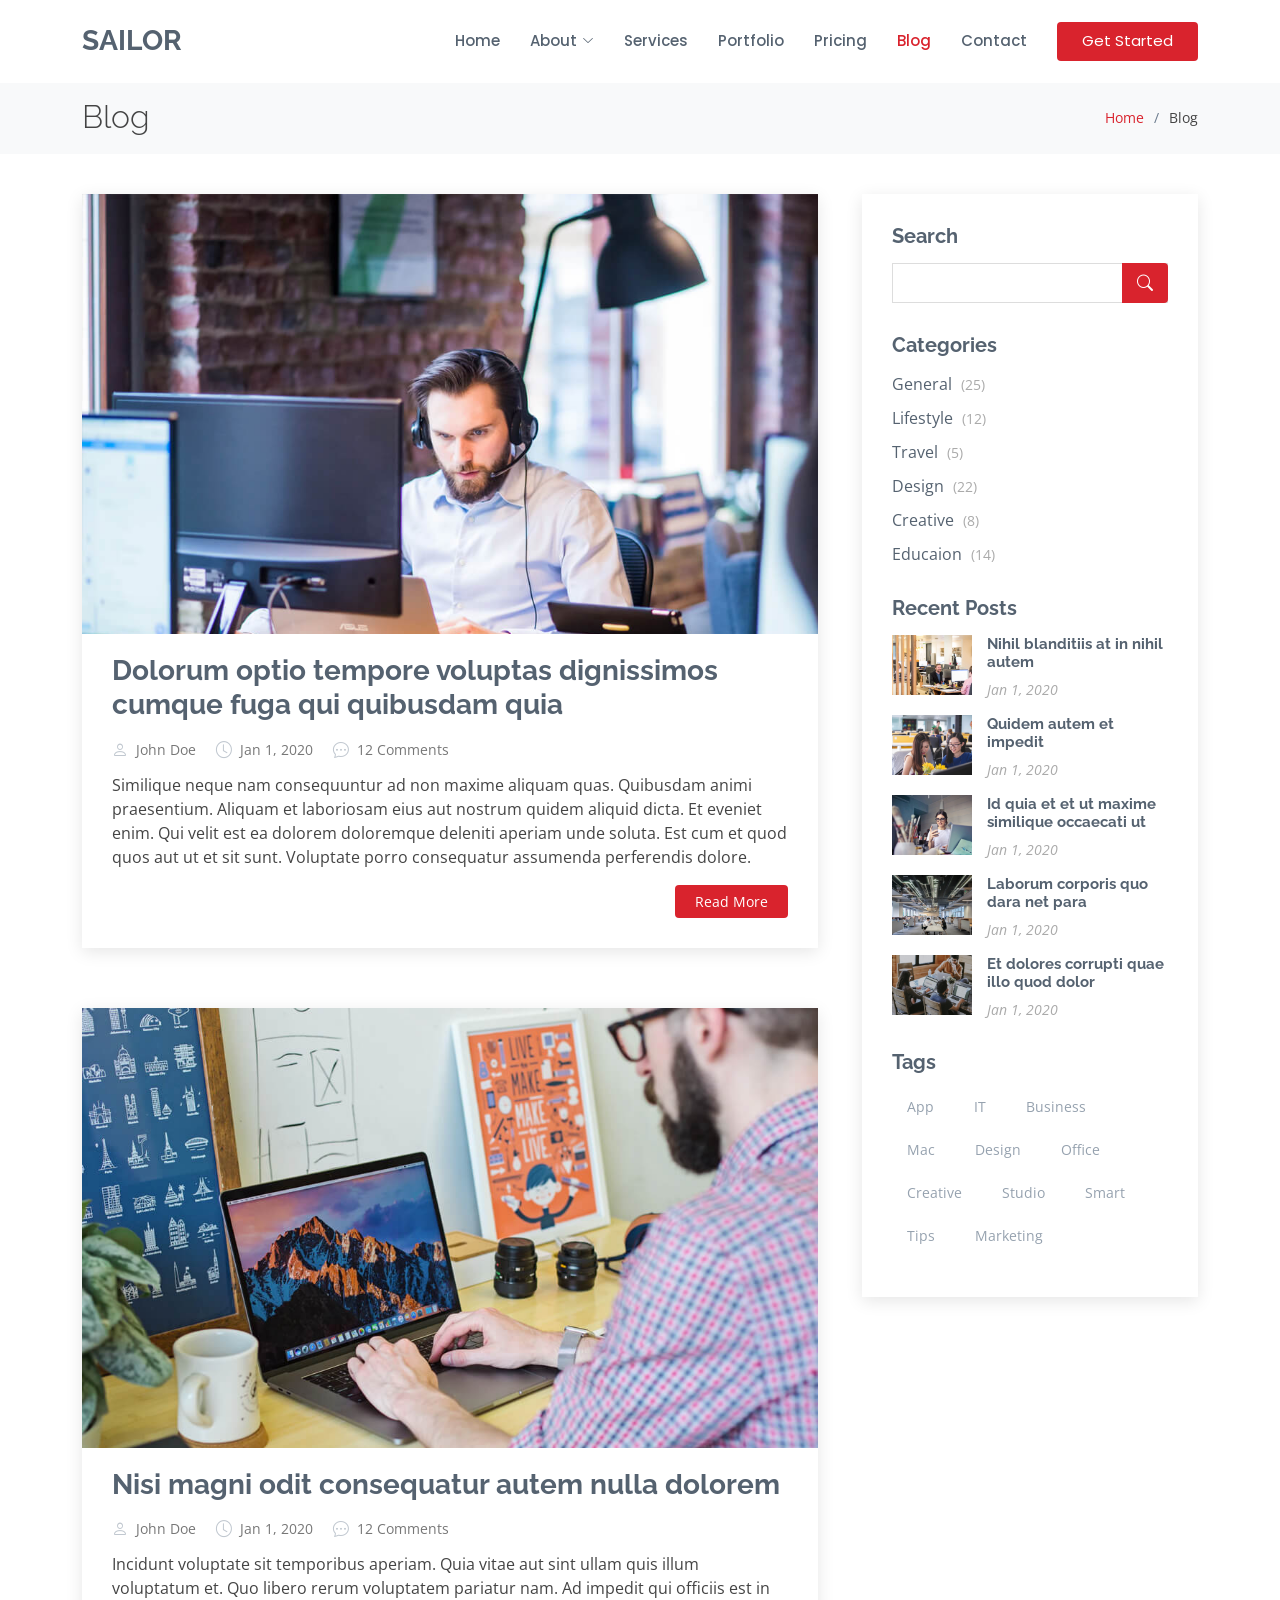
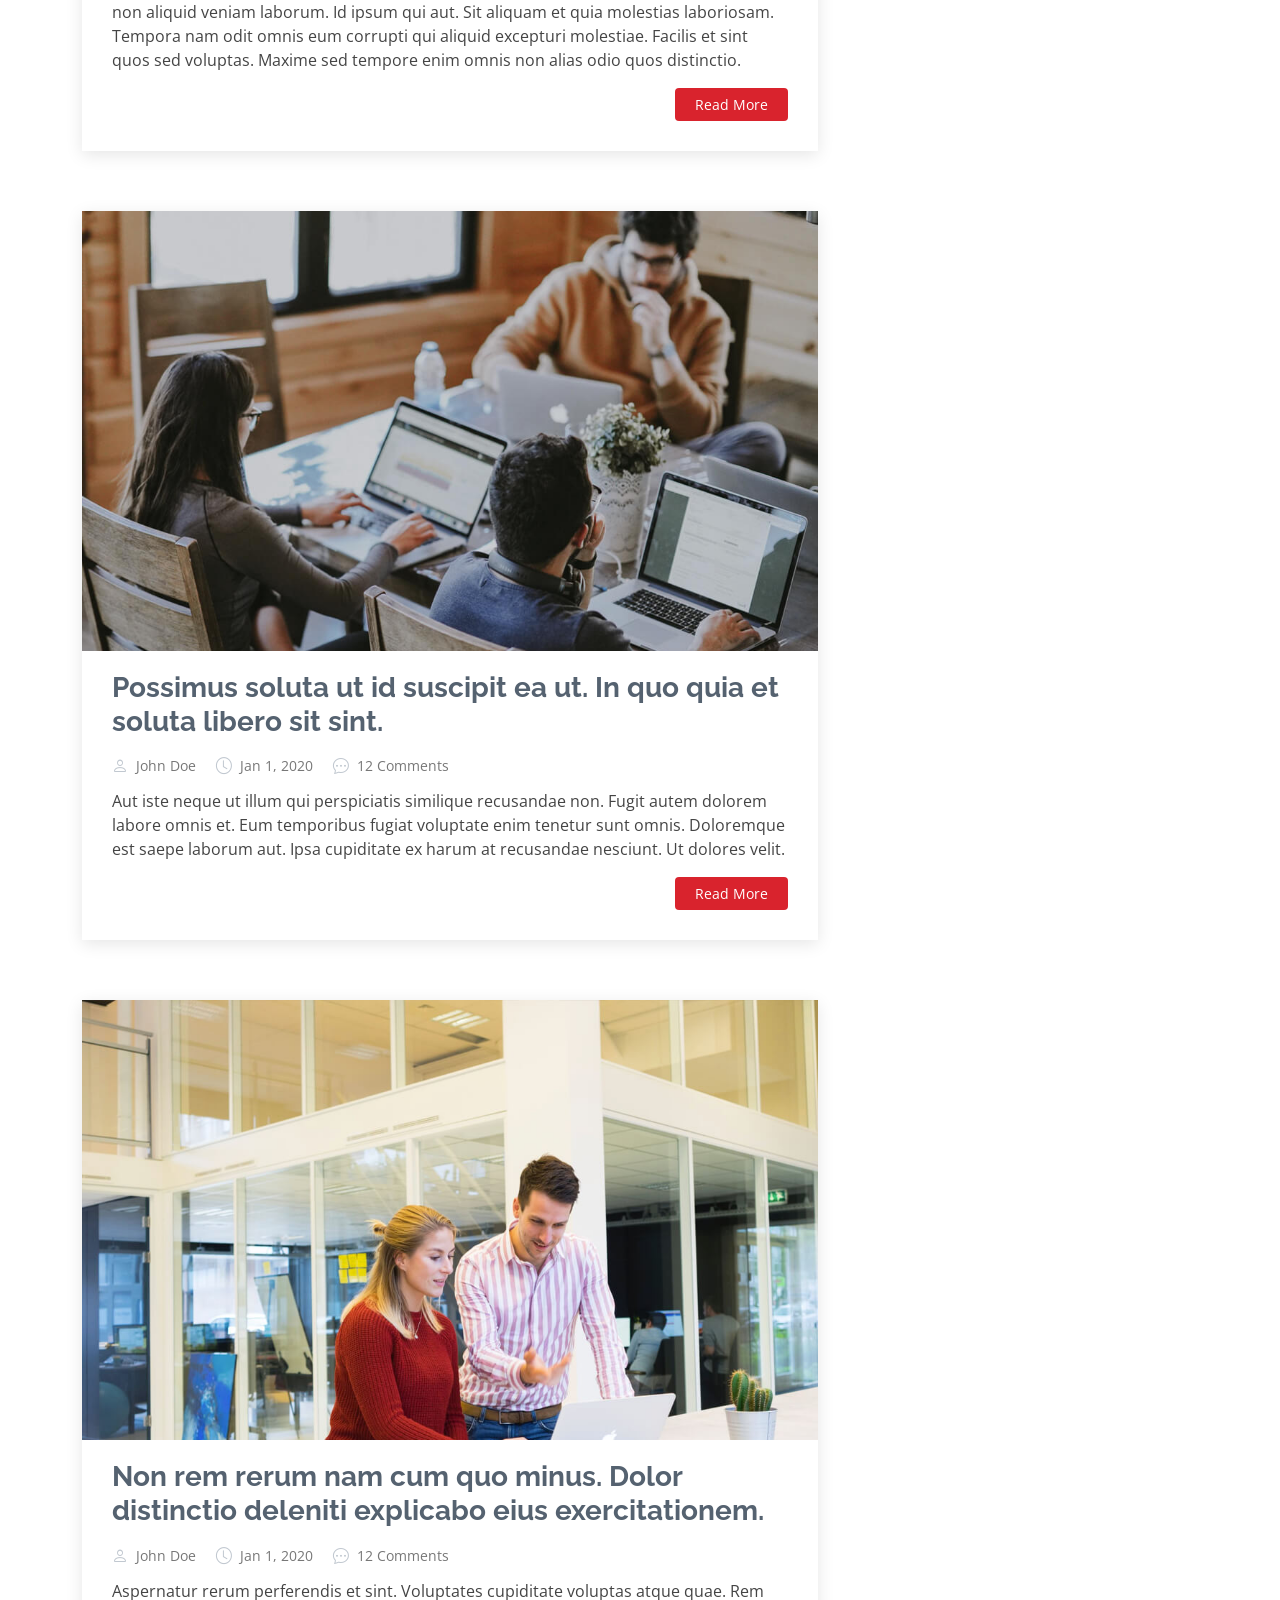
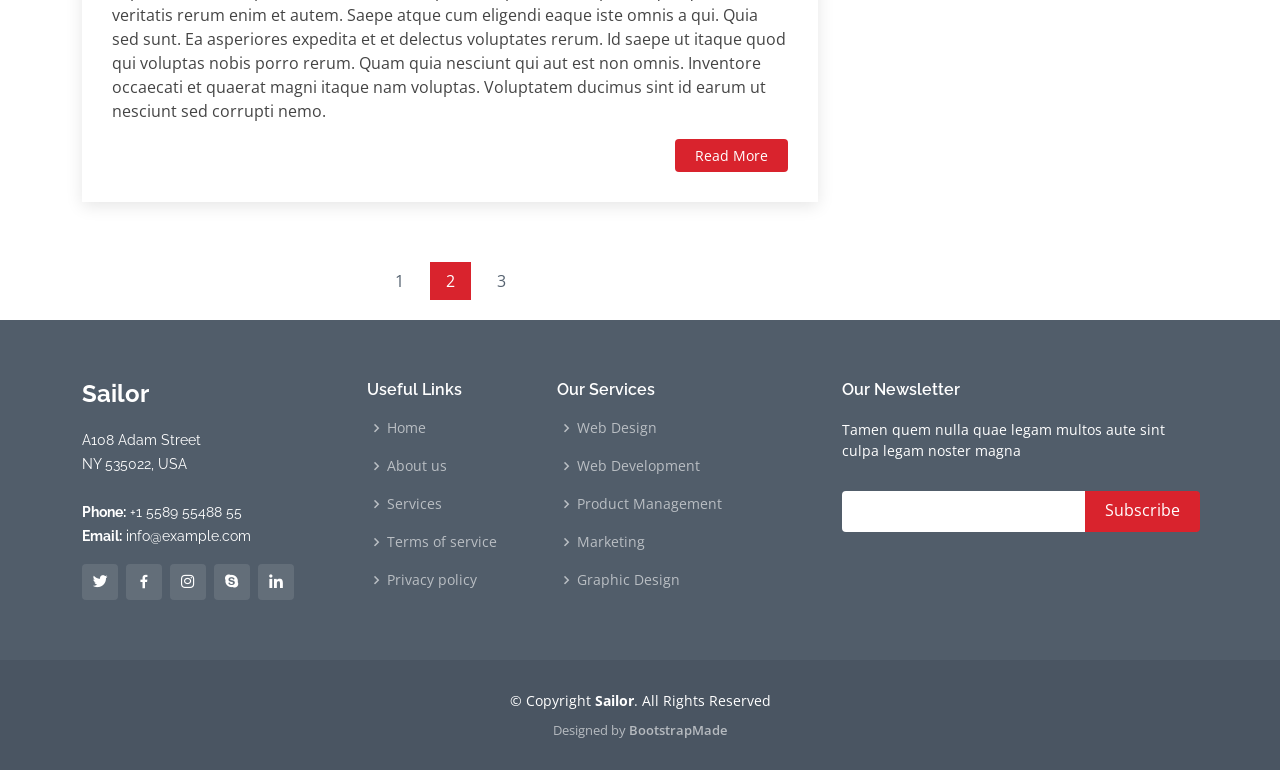
<file: blog.html>
<!DOCTYPE html>
<html lang="en">

<head>
  <meta charset="utf-8">
  <meta content="width=device-width, initial-scale=1.0" name="viewport">

  <title>Blog - Sailor Bootstrap Template</title>
  <meta content="" name="description">
  <meta content="" name="keywords">

  <!-- Favicons -->
  <link href="assets/img/favicon.png" rel="icon">
  <link href="assets/img/apple-touch-icon.png" rel="apple-touch-icon">

  <!-- Google Fonts -->
  <link href="https://fonts.googleapis.com/css?family=Open+Sans:300,300i,400,400i,600,600i,700,700i|Raleway:300,300i,400,400i,500,500i,600,600i,700,700i|Poppins:300,300i,400,400i,500,500i,600,600i,700,700i" rel="stylesheet">

  <!-- Vendor CSS Files -->
  <link href="assets/vendor/animate.css/animate.min.css" rel="stylesheet">
  <link href="assets/vendor/bootstrap/css/bootstrap.min.css" rel="stylesheet">
  <link href="assets/vendor/bootstrap-icons/bootstrap-icons.css" rel="stylesheet">
  <link href="assets/vendor/boxicons/css/boxicons.min.css" rel="stylesheet">
  <link href="assets/vendor/glightbox/css/glightbox.min.css" rel="stylesheet">
  <link href="assets/vendor/remixicon/remixicon.css" rel="stylesheet">
  <link href="assets/vendor/swiper/swiper-bundle.min.css" rel="stylesheet">

  <!-- Template Main CSS File -->
  <link href="assets/css/style.css" rel="stylesheet">

  <!-- =======================================================
  * Template Name: Sailor - v4.0.1
  * Template URL: https://bootstrapmade.com/sailor-free-bootstrap-theme/
  * Author: BootstrapMade.com
  * License: https://bootstrapmade.com/license/
  ======================================================== -->
</head>

<body>

  <!-- ======= Header ======= -->
  <header id="header" class="fixed-top d-flex align-items-center">
    <div class="container d-flex align-items-center">

      <h1 class="logo me-auto"><a href="index.html">Sailor</a></h1>
      <!-- Uncomment below if you prefer to use an image logo -->
      <!-- <a href="index.html" class="logo me-auto"><img src="assets/img/logo.png" alt="" class="img-fluid"></a>-->

      <nav id="navbar" class="navbar">
        <ul>
          <li><a href="index.html">Home</a></li>

          <li class="dropdown"><a href="#"><span>About</span> <i class="bi bi-chevron-down"></i></a>
            <ul>
              <li><a href="about.html">About</a></li>
              <li><a href="team.html">Team</a></li>
              <li><a href="testimonials.html">Testimonials</a></li>

              <li class="dropdown"><a href="#"><span>Deep Drop Down</span> <i class="bi bi-chevron-right"></i></a>
                <ul>
                  <li><a href="#">Deep Drop Down 1</a></li>
                  <li><a href="#">Deep Drop Down 2</a></li>
                  <li><a href="#">Deep Drop Down 3</a></li>
                  <li><a href="#">Deep Drop Down 4</a></li>
                  <li><a href="#">Deep Drop Down 5</a></li>
                </ul>
              </li>
            </ul>
          </li>
          <li><a href="services.html">Services</a></li>
          <li><a href="portfolio.html">Portfolio</a></li>
          <li><a href="pricing.html">Pricing</a></li>
          <li><a href="blog.html" class="active">Blog</a></li>

          <li><a href="contact.html">Contact</a></li>
          <li><a href="index.html" class="getstarted">Get Started</a></li>
        </ul>
        <i class="bi bi-list mobile-nav-toggle"></i>
      </nav><!-- .navbar -->

    </div>
  </header><!-- End Header -->

  <main id="main">

    <!-- ======= Breadcrumbs ======= -->
    <section id="breadcrumbs" class="breadcrumbs">
      <div class="container">

        <div class="d-flex justify-content-between align-items-center">
          <h2>Blog</h2>
          <ol>
            <li><a href="index.html">Home</a></li>
            <li>Blog</li>
          </ol>
        </div>

      </div>
    </section><!-- End Breadcrumbs -->

    <!-- ======= Blog Section ======= -->
    <section id="blog" class="blog">
      <div class="container" data-aos="fade-up">

        <div class="row">

          <div class="col-lg-8 entries">

            <article class="entry">

              <div class="entry-img">
                <img src="assets/img/blog/blog-1.jpg" alt="" class="img-fluid">
              </div>

              <h2 class="entry-title">
                <a href="blog-single.html">Dolorum optio tempore voluptas dignissimos cumque fuga qui quibusdam quia</a>
              </h2>

              <div class="entry-meta">
                <ul>
                  <li class="d-flex align-items-center"><i class="bi bi-person"></i> <a href="blog-single.html">John Doe</a></li>
                  <li class="d-flex align-items-center"><i class="bi bi-clock"></i> <a href="blog-single.html"><time datetime="2020-01-01">Jan 1, 2020</time></a></li>
                  <li class="d-flex align-items-center"><i class="bi bi-chat-dots"></i> <a href="blog-single.html">12 Comments</a></li>
                </ul>
              </div>

              <div class="entry-content">
                <p>
                  Similique neque nam consequuntur ad non maxime aliquam quas. Quibusdam animi praesentium. Aliquam et laboriosam eius aut nostrum quidem aliquid dicta.
                  Et eveniet enim. Qui velit est ea dolorem doloremque deleniti aperiam unde soluta. Est cum et quod quos aut ut et sit sunt. Voluptate porro consequatur assumenda perferendis dolore.
                </p>
                <div class="read-more">
                  <a href="blog-single.html">Read More</a>
                </div>
              </div>

            </article><!-- End blog entry -->

            <article class="entry">

              <div class="entry-img">
                <img src="assets/img/blog/blog-2.jpg" alt="" class="img-fluid">
              </div>

              <h2 class="entry-title">
                <a href="blog-single.html">Nisi magni odit consequatur autem nulla dolorem</a>
              </h2>

              <div class="entry-meta">
                <ul>
                  <li class="d-flex align-items-center"><i class="bi bi-person"></i> <a href="blog-single.html">John Doe</a></li>
                  <li class="d-flex align-items-center"><i class="bi bi-clock"></i> <a href="blog-single.html"><time datetime="2020-01-01">Jan 1, 2020</time></a></li>
                  <li class="d-flex align-items-center"><i class="bi bi-chat-dots"></i> <a href="blog-single.html">12 Comments</a></li>
                </ul>
              </div>

              <div class="entry-content">
                <p>
                  Incidunt voluptate sit temporibus aperiam. Quia vitae aut sint ullam quis illum voluptatum et. Quo libero rerum voluptatem pariatur nam.
                  Ad impedit qui officiis est in non aliquid veniam laborum. Id ipsum qui aut. Sit aliquam et quia molestias laboriosam. Tempora nam odit omnis eum corrupti qui aliquid excepturi molestiae. Facilis et sint quos sed voluptas. Maxime sed tempore enim omnis non alias odio quos distinctio.
                </p>
                <div class="read-more">
                  <a href="blog-single.html">Read More</a>
                </div>
              </div>

            </article><!-- End blog entry -->

            <article class="entry">

              <div class="entry-img">
                <img src="assets/img/blog/blog-3.jpg" alt="" class="img-fluid">
              </div>

              <h2 class="entry-title">
                <a href="blog-single.html">Possimus soluta ut id suscipit ea ut. In quo quia et soluta libero sit sint.</a>
              </h2>

              <div class="entry-meta">
                <ul>
                  <li class="d-flex align-items-center"><i class="bi bi-person"></i> <a href="blog-single.html">John Doe</a></li>
                  <li class="d-flex align-items-center"><i class="bi bi-clock"></i> <a href="blog-single.html"><time datetime="2020-01-01">Jan 1, 2020</time></a></li>
                  <li class="d-flex align-items-center"><i class="bi bi-chat-dots"></i> <a href="blog-single.html">12 Comments</a></li>
                </ul>
              </div>

              <div class="entry-content">
                <p>
                  Aut iste neque ut illum qui perspiciatis similique recusandae non. Fugit autem dolorem labore omnis et. Eum temporibus fugiat voluptate enim tenetur sunt omnis.
                  Doloremque est saepe laborum aut. Ipsa cupiditate ex harum at recusandae nesciunt. Ut dolores velit.
                </p>
                <div class="read-more">
                  <a href="blog-single.html">Read More</a>
                </div>
              </div>

            </article><!-- End blog entry -->

            <article class="entry">

              <div class="entry-img">
                <img src="assets/img/blog/blog-4.jpg" alt="" class="img-fluid">
              </div>

              <h2 class="entry-title">
                <a href="blog-single.html">Non rem rerum nam cum quo minus. Dolor distinctio deleniti explicabo eius exercitationem.</a>
              </h2>

              <div class="entry-meta">
                <ul>
                  <li class="d-flex align-items-center"><i class="bi bi-person"></i> <a href="blog-single.html">John Doe</a></li>
                  <li class="d-flex align-items-center"><i class="bi bi-clock"></i> <a href="blog-single.html"><time datetime="2020-01-01">Jan 1, 2020</time></a></li>
                  <li class="d-flex align-items-center"><i class="bi bi-chat-dots"></i> <a href="blog-single.html">12 Comments</a></li>
                </ul>
              </div>

              <div class="entry-content">
                <p>
                  Aspernatur rerum perferendis et sint. Voluptates cupiditate voluptas atque quae. Rem veritatis rerum enim et autem. Saepe atque cum eligendi eaque iste omnis a qui.
                  Quia sed sunt. Ea asperiores expedita et et delectus voluptates rerum. Id saepe ut itaque quod qui voluptas nobis porro rerum. Quam quia nesciunt qui aut est non omnis. Inventore occaecati et quaerat magni itaque nam voluptas. Voluptatem ducimus sint id earum ut nesciunt sed corrupti nemo.
                </p>
                <div class="read-more">
                  <a href="blog-single.html">Read More</a>
                </div>
              </div>

            </article><!-- End blog entry -->

            <div class="blog-pagination">
              <ul class="justify-content-center">
                <li><a href="#">1</a></li>
                <li class="active"><a href="#">2</a></li>
                <li><a href="#">3</a></li>
              </ul>
            </div>

          </div><!-- End blog entries list -->

          <div class="col-lg-4">

            <div class="sidebar">

              <h3 class="sidebar-title">Search</h3>
              <div class="sidebar-item search-form">
                <form action="">
                  <input type="text">
                  <button type="submit"><i class="bi bi-search"></i></button>
                </form>
              </div><!-- End sidebar search formn-->

              <h3 class="sidebar-title">Categories</h3>
              <div class="sidebar-item categories">
                <ul>
                  <li><a href="#">General <span>(25)</span></a></li>
                  <li><a href="#">Lifestyle <span>(12)</span></a></li>
                  <li><a href="#">Travel <span>(5)</span></a></li>
                  <li><a href="#">Design <span>(22)</span></a></li>
                  <li><a href="#">Creative <span>(8)</span></a></li>
                  <li><a href="#">Educaion <span>(14)</span></a></li>
                </ul>
              </div><!-- End sidebar categories-->

              <h3 class="sidebar-title">Recent Posts</h3>
              <div class="sidebar-item recent-posts">
                <div class="post-item clearfix">
                  <img src="assets/img/blog/blog-recent-1.jpg" alt="">
                  <h4><a href="blog-single.html">Nihil blanditiis at in nihil autem</a></h4>
                  <time datetime="2020-01-01">Jan 1, 2020</time>
                </div>

                <div class="post-item clearfix">
                  <img src="assets/img/blog/blog-recent-2.jpg" alt="">
                  <h4><a href="blog-single.html">Quidem autem et impedit</a></h4>
                  <time datetime="2020-01-01">Jan 1, 2020</time>
                </div>

                <div class="post-item clearfix">
                  <img src="assets/img/blog/blog-recent-3.jpg" alt="">
                  <h4><a href="blog-single.html">Id quia et et ut maxime similique occaecati ut</a></h4>
                  <time datetime="2020-01-01">Jan 1, 2020</time>
                </div>

                <div class="post-item clearfix">
                  <img src="assets/img/blog/blog-recent-4.jpg" alt="">
                  <h4><a href="blog-single.html">Laborum corporis quo dara net para</a></h4>
                  <time datetime="2020-01-01">Jan 1, 2020</time>
                </div>

                <div class="post-item clearfix">
                  <img src="assets/img/blog/blog-recent-5.jpg" alt="">
                  <h4><a href="blog-single.html">Et dolores corrupti quae illo quod dolor</a></h4>
                  <time datetime="2020-01-01">Jan 1, 2020</time>
                </div>

              </div><!-- End sidebar recent posts-->

              <h3 class="sidebar-title">Tags</h3>
              <div class="sidebar-item tags">
                <ul>
                  <li><a href="#">App</a></li>
                  <li><a href="#">IT</a></li>
                  <li><a href="#">Business</a></li>
                  <li><a href="#">Mac</a></li>
                  <li><a href="#">Design</a></li>
                  <li><a href="#">Office</a></li>
                  <li><a href="#">Creative</a></li>
                  <li><a href="#">Studio</a></li>
                  <li><a href="#">Smart</a></li>
                  <li><a href="#">Tips</a></li>
                  <li><a href="#">Marketing</a></li>
                </ul>
              </div><!-- End sidebar tags-->

            </div><!-- End sidebar -->

          </div><!-- End blog sidebar -->

        </div>

      </div>
    </section><!-- End Blog Section -->

  </main><!-- End #main -->

  <!-- ======= Footer ======= -->
  <footer id="footer">
    <div class="footer-top">
      <div class="container">
        <div class="row">

          <div class="col-lg-3 col-md-6">
            <div class="footer-info">
              <h3>Sailor</h3>
              <p>
                A108 Adam Street <br>
                NY 535022, USA<br><br>
                <strong>Phone:</strong> +1 5589 55488 55<br>
                <strong>Email:</strong> info@example.com<br>
              </p>
              <div class="social-links mt-3">
                <a href="#" class="twitter"><i class="bx bxl-twitter"></i></a>
                <a href="#" class="facebook"><i class="bx bxl-facebook"></i></a>
                <a href="#" class="instagram"><i class="bx bxl-instagram"></i></a>
                <a href="#" class="google-plus"><i class="bx bxl-skype"></i></a>
                <a href="#" class="linkedin"><i class="bx bxl-linkedin"></i></a>
              </div>
            </div>
          </div>

          <div class="col-lg-2 col-md-6 footer-links">
            <h4>Useful Links</h4>
            <ul>
              <li><i class="bx bx-chevron-right"></i> <a href="#">Home</a></li>
              <li><i class="bx bx-chevron-right"></i> <a href="#">About us</a></li>
              <li><i class="bx bx-chevron-right"></i> <a href="#">Services</a></li>
              <li><i class="bx bx-chevron-right"></i> <a href="#">Terms of service</a></li>
              <li><i class="bx bx-chevron-right"></i> <a href="#">Privacy policy</a></li>
            </ul>
          </div>

          <div class="col-lg-3 col-md-6 footer-links">
            <h4>Our Services</h4>
            <ul>
              <li><i class="bx bx-chevron-right"></i> <a href="#">Web Design</a></li>
              <li><i class="bx bx-chevron-right"></i> <a href="#">Web Development</a></li>
              <li><i class="bx bx-chevron-right"></i> <a href="#">Product Management</a></li>
              <li><i class="bx bx-chevron-right"></i> <a href="#">Marketing</a></li>
              <li><i class="bx bx-chevron-right"></i> <a href="#">Graphic Design</a></li>
            </ul>
          </div>

          <div class="col-lg-4 col-md-6 footer-newsletter">
            <h4>Our Newsletter</h4>
            <p>Tamen quem nulla quae legam multos aute sint culpa legam noster magna</p>
            <form action="" method="post">
              <input type="email" name="email"><input type="submit" value="Subscribe">
            </form>

          </div>

        </div>
      </div>
    </div>

    <div class="container">
      <div class="copyright">
        &copy; Copyright <strong><span>Sailor</span></strong>. All Rights Reserved
      </div>
      <div class="credits">
        <!-- All the links in the footer should remain intact. -->
        <!-- You can delete the links only if you purchased the pro version. -->
        <!-- Licensing information: https://bootstrapmade.com/license/ -->
        <!-- Purchase the pro version with working PHP/AJAX contact form: https://bootstrapmade.com/sailor-free-bootstrap-theme/ -->
        Designed by <a href="https://bootstrapmade.com/">BootstrapMade</a>
      </div>
    </div>
  </footer><!-- End Footer -->

  <a href="#" class="back-to-top d-flex align-items-center justify-content-center"><i class="bi bi-arrow-up-short"></i></a>

  <!-- Vendor JS Files -->
  <script src="assets/vendor/bootstrap/js/bootstrap.bundle.min.js"></script>
  <script src="assets/vendor/glightbox/js/glightbox.min.js"></script>
  <script src="assets/vendor/isotope-layout/isotope.pkgd.min.js"></script>
  <script src="assets/vendor/php-email-form/validate.js"></script>
  <script src="assets/vendor/swiper/swiper-bundle.min.js"></script>
  <script src="assets/vendor/waypoints/noframework.waypoints.js"></script>

  <!-- Template Main JS File -->
  <script src="assets/js/main.js"></script>

</body>

</html>
</file>
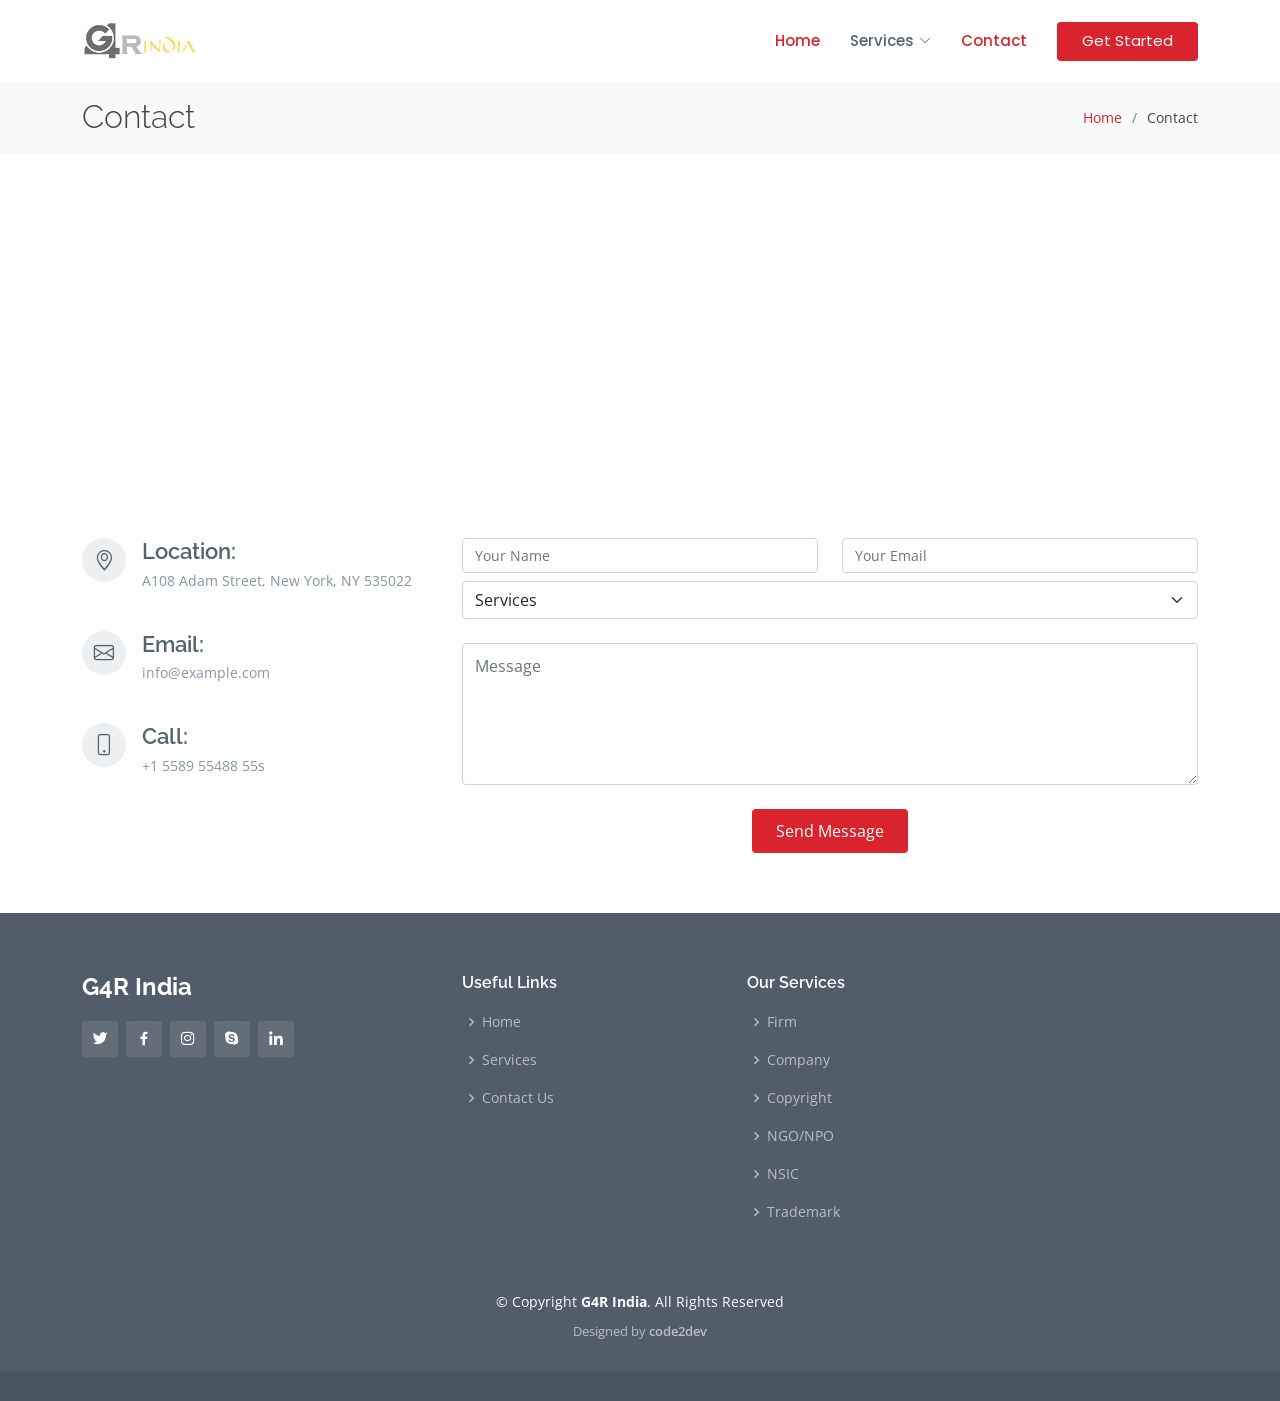
<file: contact.html>
<!DOCTYPE html>
<html lang="en">
  <head>
    <meta charset="utf-8" />
    <meta content="width=device-width, initial-scale=1.0" name="viewport" />

    <title>G4R India</title>
    <meta content="" name="description" />
    <meta content="" name="keywords" />

    <!-- Favicons -->
    <link rel="apple-touch-icon" sizes="180x180" href="/apple-touch-icon.png">
    <link rel="icon" type="image/png" sizes="32x32" href="img-try/favicon-32x32.png">
    <link rel="manifest" href="assets/vendor/site.webmanifest">

    <!-- Google Fonts -->
    <link
      href="https://fonts.googleapis.com/css?family=Open+Sans:300,300i,400,400i,600,600i,700,700i|Raleway:300,300i,400,400i,500,500i,600,600i,700,700i|Poppins:300,300i,400,400i,500,500i,600,600i,700,700i"
      rel="stylesheet"
    />

    <!-- Vendor CSS Files -->
    <link href="assets/vendor/animate.css/animate.min.css" rel="stylesheet" />
    <link
      href="assets/vendor/bootstrap/css/bootstrap.min.css"
      rel="stylesheet"
    />
    <link
      href="assets/vendor/bootstrap-icons/bootstrap-icons.css"
      rel="stylesheet"
    />
    <link href="assets/vendor/boxicons/css/boxicons.min.css" rel="stylesheet" />
    <link
      href="assets/vendor/glightbox/css/glightbox.min.css"
      rel="stylesheet"
    />
    <link href="assets/vendor/remixicon/remixicon.css" rel="stylesheet" />
    <link href="assets/vendor/swiper/swiper-bundle.min.css" rel="stylesheet" />

    <!-- Template Main CSS File -->
    <link href="assets/css/style.css" rel="stylesheet" />

    <!-- =======================================================
  * Template Name: Sailor - v4.0.1
  * Template URL: https://bootstrapmade.com/sailor-free-bootstrap-theme/
  * Author: BootstrapMade.com
  * License: https://bootstrapmade.com/license/
  ======================================================== -->
  </head>

  <body>
    <!-- ======= Header ======= -->
    <header id="header" class="fixed-top d-flex align-items-center">
      <div class="container d-flex align-items-center">
        <!-- <h1 class="logo me-auto"><a href="index.html">Sailor</a></h1> -->
        <!-- Uncomment below if you prefer to use an image logo -->
        <a href="index.html" class="logo me-auto"><img src="img-try/logo.jpeg" alt="" class="img-fluid"></a>

        <nav id="navbar" class="navbar">
          <ul>
            <li><a href="index.html" class="active">Home</a></li>
            <!-- <li><a href="" class="">About Us</a></li> -->

            <li class="dropdown">
              <a href="#"
                ><span>Services</span> <i class="bi bi-chevron-down"></i
              ></a>
              <ul>
                <li class="dropdown">
                  <a href="#"
                    ><span>Firm</span> <i class="bi bi-chevron-right"></i
                  ></a>
                  <ul>
                    <li><a href="firm.html">Sole Proprietorship Firm</a></li>
                    <li><a href="firm-2.html">Partnership Firm</a></li>
                    <li>
                      <a href="firm-3.html">Limited Liability Partnership</a>
                    </li>
                  </ul>
                </li>
                <li><a href="company.html">Company</a></li>
                <li><a href="copyright.html">Copyright</a></li>
                <li><a href="npo.html">NPO/NGO</a></li>
                <li><a href="nsic.html">NSIC</a></li>

                <li class="dropdown">
                  <a href="trademark.html"
                    ><span>Trademark</span> <i class="bi bi-chevron-right"></i
                  ></a>
                  <ul>
                    <li><a href="trademark.html">Trademark </a></li>
                    <li><a href="Obejection.html">Trademark Obejection</a></li>
                    <li><a href="opposition.html">Trademark opposition</a></li>
                    <li>
                      <a href="Registration.html">Trademark Registration</a>
                    </li>
                    <li><a href="Assignment.html">Trademark Assignment</a></li>
                    <!-- <li><a href="#">Deep Drop Down 5</a></li> -->
                  </ul>
                </li>
              </ul>
            </li>
            <!-- <li><a href="services.html">Services</a></li>
          <li><a href="portfolio.html">Portfolio</a></li>
          <li><a href="pricing.html">Pricing</a></li>
          <li><a href="blog.html">Blog</a></li> -->

            <li><a href="contact.html" class="active">Contact</a></li>
            <li><a href="index.html" class="getstarted">Get Started</a></li>
          </ul>
          <i class="bi bi-list mobile-nav-toggle"></i>
        </nav>
        <!-- .navbar -->
      </div>
    </header>
    <!-- End Header -->

    <main id="main">
      <!-- ======= Breadcrumbs ======= -->
      <section id="breadcrumbs" class="breadcrumbs">
        <div class="container">
          <div class="d-flex justify-content-between align-items-center">
            <h2>Contact</h2>
            <ol>
              <li><a href="index.html">Home</a></li>
              <li>Contact</li>
            </ol>
          </div>
        </div>
      </section>
      <!-- End Breadcrumbs -->

      <!-- ======= Contact Section ======= -->
      <section id="contact" class="contact">
        <div class="container">
          <div>
            <iframe
              style="border: 0; width: 100%; height: 270px"
              src="https://www.google.com/maps/embed?pb=!1m14!1m8!1m3!1d12097.433213460943!2d-74.0062269!3d40.7101282!3m2!1i1024!2i768!4f13.1!3m3!1m2!1s0x0%3A0xb89d1fe6bc499443!2sDowntown+Conference+Center!5e0!3m2!1smk!2sbg!4v1539943755621"
              frameborder="0"
              allowfullscreen
            ></iframe>
          </div>

          <div class="row mt-5">
            <div class="col-lg-4">
              <div class="info">
                <div class="address">
                  <i class="bi bi-geo-alt"></i>
                  <h4>Location:</h4>
                  <p>A108 Adam Street, New York, NY 535022</p>
                </div>

                <div class="email">
                  <i class="bi bi-envelope"></i>
                  <h4>Email:</h4>
                  <p>info@example.com</p>
                </div>

                <div class="phone">
                  <i class="bi bi-phone"></i>
                  <h4>Call:</h4>
                  <p>+1 5589 55488 55s</p>
                </div>
              </div>
            </div>

            <div class="col-lg-8 mt-5 mt-lg-0">
              <form
                action="forms/contact.php"
                method="post"
                role="form"
                class="php-email-form"
              >
                <div class="row">
                  <div class="col-md-6 form-group">
                    <input
                      type="text"
                      name="name"
                      class="form-control"
                      id="name"
                      placeholder="Your Name"
                      required
                    />
                  </div>
                  <div class="col-md-6 form-group mt-3 mt-md-0">
                    <input
                      type="email"
                      class="form-control"
                      name="email"
                      id="email"
                      placeholder="Your Email"
                      required
                    />
                  </div>
                </div>
                <div class="form-group mb-3">
                  <select class="form-select form-control" id="inputGroupSelect01" name="service">
                    <option selected>Services</option>
                    <option value="1">Sole Proprietorship Firm</option>
                    <option value="2">Partnership Firm</option>
                    <option value="3">Limited Liability Partnership Firm</option>
                    <option value="4">Private Limited Company</option>
                    <option value="5">Copyright</option>
                    <option value="6">NGO/NPO</option>
                    <option value="7">NSIC</option>
                    <option value="8">Trademark Objection</option>
                    <option value="9">Trademark Opposition</option>
                    <option value="10">Trademark Registration</option>
                    <option value="11">Trademark Assignment</option>
                  </select>
                  <!-- <input
                  
                    type="text"
                    class="form-control"
                    name="subject"
                    id="subject"
                    placeholder="Services"
                    required
                  /> -->
                </div>
                <div class="form-group mt-3">
                  <textarea
                    class="form-control"
                    name="message"
                    rows="5"
                    placeholder="Message"
                    required
                  ></textarea>
                </div>
                <div class="my-3">
                  <div class="loading">Loading</div>
                  <div class="error-message"></div>
                  <div class="sent-message">
                    Your message has been sent. Thank you!
                  </div>
                </div>
                <div class="text-center">
                  <button type="submit">Send Message</button>
                </div>
              </form>
            </div>
          </div>
        </div>
      </section>
      <!-- End Contact Section -->
    </main>
    <!-- End #main -->

    <!-- ======= Footer ======= -->
    <footer id="footer">
      <div class="footer-top">
        <div class="container">
          <div class="row">
            <div class="col-lg-4 col-md-6">
              <div class="footer-info">
                <h3>G4R India</h3>
                <!-- <p>
                  A108 Adam Street <br />
                  NY 535022, USA<br /><br />
                  <strong>Phone:</strong> +1 5589 55488 55<br />
                  <strong>Email:</strong> info@example.com<br />
                </p> -->
                <div class="social-links mt-3">
                  <a href="#" class="twitter"><i class="bx bxl-twitter"></i></a>
                  <a href="#" class="facebook"
                    ><i class="bx bxl-facebook"></i
                  ></a>
                  <a href="#" class="instagram"
                    ><i class="bx bxl-instagram"></i
                  ></a>
                  <a href="#" class="google-plus"
                    ><i class="bx bxl-skype"></i
                  ></a>
                  <a href="#" class="linkedin"
                    ><i class="bx bxl-linkedin"></i
                  ></a>
                </div>
              </div>
            </div>

            <div class="col-lg-3 col-md-6 footer-links">
              <h4>Useful Links</h4>
              <ul>
                <li>
                  <i class="bx bx-chevron-right"></i> <a href="#">Home</a>
                </li>
               
                <li>
                  <i class="bx bx-chevron-right"></i> <a href="#">Services</a>
                </li>
                <li>
                  <i class="bx bx-chevron-right"></i>
                  <a href="#">Contact Us</a>
                </li>
               
              </ul>
            </div>

            <div class="col-lg-3 col-md-6 footer-links">
              <h4>Our Services</h4>
              <ul>
                <li>
                  <i class="bx bx-chevron-right"></i> <a href="#">Firm</a>
                </li>
                <li>
                  <i class="bx bx-chevron-right"></i>
                  <a href="#">Company</a>
                </li>
                <li>
                  <i class="bx bx-chevron-right"></i>
                  <a href="#">Copyright</a>
                </li>
                <li>
                  <i class="bx bx-chevron-right"></i> <a href="#">NGO/NPO</a>
                </li>
                <li>
                  <i class="bx bx-chevron-right"></i>
                  <a href="#">NSIC</a>
                </li>
                <li>
                  <i class="bx bx-chevron-right"></i>
                  <a href="#">Trademark</a>
                </li>
              </ul>
            </div>

            <!-- <div class="col-lg-4 col-md-6 footer-newsletter">
              <h4>Our Newsletter</h4>
              <p>
                Tamen quem nulla quae legam multos aute sint culpa legam noster
                magna
              </p>
              <form action="" method="post">
                <input type="email" name="email" /><input
                  type="submit"
                  value="Subscribe"
                />
              </form>
            </div>
          </div>
        </div>
      </div> -->

      <div class="container">
        <div class="copyright">
          &copy; Copyright <strong><span>G4R India</span></strong
          >. All Rights Reserved
        </div>
        <div class="credits">
          <!-- All the links in the footer should remain intact. -->
          <!-- You can delete the links only if you purchased the pro version. -->
          <!-- Licensing information: https://bootstrapmade.com/license/ -->
          <!-- Purchase the pro version with working PHP/AJAX contact form: https://bootstrapmade.com/sailor-free-bootstrap-theme/ -->
          Designed by <a href="https://bootstrapmade.com/">code2dev</a>
        </div>
      </div>
    </footer>
    <!-- End Footer -->

    <a
      href="#"
      class="back-to-top d-flex align-items-center justify-content-center"
      ><i class="bi bi-arrow-up-short"></i
    ></a>

    <!-- Vendor JS Files -->
    <script src="assets/vendor/bootstrap/js/bootstrap.bundle.min.js"></script>
    <script src="assets/vendor/glightbox/js/glightbox.min.js"></script>
    <script src="assets/vendor/isotope-layout/isotope.pkgd.min.js"></script>
    <script src="assets/vendor/php-email-form/validate.js"></script>
    <script src="assets/vendor/swiper/swiper-bundle.min.js"></script>
    <script src="assets/vendor/waypoints/noframework.waypoints.js"></script>

    <!-- Template Main JS File -->
    <script src="assets/js/main.js"></script>
  </body>
</html>
</file>
<file: assets/css/style.css>
/**
* Template Name: Sailor - v4.0.1
* Template URL: https://bootstrapmade.com/sailor-free-bootstrap-theme/
* Author: BootstrapMade.com
* License: https://bootstrapmade.com/license/
*/

/*--------------------------------------------------------------
# General
--------------------------------------------------------------*/
body {
  font-family: "Open Sans", sans-serif;
  color: #444444;
}

a {
  text-decoration: none;
  color: #d9232d;
}

a:hover {
  color: #e24d55;
  text-decoration: none;
}

h1,
h2,
h3,
h4,
h5,
h6 {
  font-family: "Raleway", sans-serif;
}

/*--------------------------------------------------------------
# Back to top button
--------------------------------------------------------------*/
.back-to-top {
  position: fixed;
  visibility: hidden;
  opacity: 0;
  right: 15px;
  bottom: 15px;
  z-index: 996;
  background: #d9232d;
  width: 40px;
  height: 40px;
  border-radius: 4px;
  transition: all 0.4s;
}

.back-to-top i {
  font-size: 28px;
  color: #fff;
  line-height: 0;
}

.back-to-top:hover {
  background: #e1444d;
  color: #fff;
}

.back-to-top.active {
  visibility: visible;
  opacity: 1;
}

/*--------------------------------------------------------------
# Header
--------------------------------------------------------------*/
#header {
  background: white;
  transition: all 0.5s;
  z-index: 997;
  padding: 20px 0;
}

#header.header-scrolled {
  box-shadow: 0px 2px 15px rgba(0, 0, 0, 0.1);
  padding: 12px 0;
}

#header.header-inner-pages {
  box-shadow: 0px 2px 15px rgba(0, 0, 0, 0.1);
}

#header .logo {
  font-size: 28px;
  margin: 0;
  padding: 0;
  line-height: 1;
  font-weight: 700;
  text-transform: uppercase;
}

#header .logo a {
  color: #556270;
}

#header .logo img {
  max-height: 40px;
}

/*--------------------------------------------------------------
# Navigation Menu
--------------------------------------------------------------*/
/**
* Desktop Navigation 
*/
.navbar {
  padding: 0;
}

.navbar ul {
  margin: 0;
  padding: 0;
  display: flex;
  list-style: none;
  align-items: center;
}

.navbar li {
  position: relative;
}

.navbar a {
  display: flex;
  align-items: center;
  justify-content: space-between;
  padding: 10px 0 10px 30px;
  font-family: "Poppins", sans-serif;
  font-size: 15px;
  font-weight: 500;
  color: #556270;
  white-space: nowrap;
  transition: 0.3s;
}

.navbar a i {
  font-size: 12px;
  line-height: 0;
  margin-left: 5px;
}

.navbar a:hover,
.navbar .active,
.navbar li:hover > a {
  color: #d9232d;
}

.navbar .getstarted {
  background: #d9232d;
  padding: 8px 25px;
  margin-left: 30px;
  border-radius: 4px;
  font-weight: 400;
  color: #fff;
}

.navbar .getstarted:hover {
  color: #fff;
  background: #e1444d;
}

.navbar .dropdown ul {
  display: block;
  position: absolute;
  left: 14px;
  top: calc(100% + 30px);
  margin: 0;
  padding: 10px 0;
  z-index: 99;
  opacity: 0;
  visibility: hidden;
  background: #fff;
  box-shadow: 0px 0px 30px rgba(127, 137, 161, 0.25);
  transition: 0.3s;
}

.navbar .dropdown ul li {
  min-width: 200px;
}

.navbar .dropdown ul a {
  padding: 10px 20px;
  font-size: 15px;
  text-transform: none;
  font-weight: 400;
}

.navbar .dropdown ul a i {
  font-size: 12px;
}

.navbar .dropdown ul a:hover,
.navbar .dropdown ul .active:hover,
.navbar .dropdown ul li:hover > a {
  color: #d9232d;
}

.navbar .dropdown:hover > ul {
  opacity: 1;
  top: 100%;
  visibility: visible;
}

.navbar .dropdown .dropdown ul {
  top: 0;
  left: calc(100% - 30px);
  visibility: hidden;
}

.navbar .dropdown .dropdown:hover > ul {
  opacity: 1;
  top: 0;
  left: 100%;
  visibility: visible;
}

@media (max-width: 1366px) {
  .navbar .dropdown .dropdown ul {
    left: -90%;
  }
  .navbar .dropdown .dropdown:hover > ul {
    left: -100%;
  }
}

/**
* Mobile Navigation 
*/
.mobile-nav-toggle {
  color: #556270;
  font-size: 28px;
  cursor: pointer;
  display: none;
  line-height: 0;
  transition: 0.5s;
}

.mobile-nav-toggle.bi-x {
  color: #fff;
}

@media (max-width: 991px) {
  .mobile-nav-toggle {
    display: block;
  }
  .navbar ul {
    display: none;
  }
}

.navbar-mobile {
  position: fixed;
  overflow: hidden;
  top: 0;
  right: 0;
  left: 0;
  bottom: 0;
  background: rgba(63, 73, 83, 0.9);
  transition: 0.3s;
  z-index: 999;
}

.navbar-mobile .mobile-nav-toggle {
  position: absolute;
  top: 15px;
  right: 15px;
}

.navbar-mobile ul {
  display: block;
  position: absolute;
  top: 55px;
  right: 15px;
  bottom: 15px;
  left: 15px;
  padding: 10px 0;
  background-color: #fff;
  overflow-y: auto;
  transition: 0.3s;
}

.navbar-mobile a {
  padding: 10px 20px;
  font-size: 15px;
  color: #556270;
}

.navbar-mobile a:hover,
.navbar-mobile .active,
.navbar-mobile li:hover > a {
  color: #d9232d;
}

.navbar-mobile .getstarted {
  margin: 15px;
}

.navbar-mobile .dropdown ul {
  position: static;
  display: none;
  margin: 10px 20px;
  padding: 10px 0;
  z-index: 99;
  opacity: 1;
  visibility: visible;
  background: #fff;
  box-shadow: 0px 0px 30px rgba(127, 137, 161, 0.25);
}

.navbar-mobile .dropdown ul li {
  min-width: 200px;
}

.navbar-mobile .dropdown ul a {
  padding: 10px 20px;
}

.navbar-mobile .dropdown ul a i {
  font-size: 12px;
}

.navbar-mobile .dropdown ul a:hover,
.navbar-mobile .dropdown ul .active:hover,
.navbar-mobile .dropdown ul li:hover > a {
  color: #d9232d;
}

.navbar-mobile .dropdown > .dropdown-active {
  display: block;
}

/*--------------------------------------------------------------
# Hero Section
--------------------------------------------------------------*/
#hero {
  width: 100%;
  height: 100vh;
  background-color: rgba(63, 73, 83, 0.8);
  overflow: hidden;
  position: relative;
}

#hero .carousel,
#hero .carousel-inner,
#hero .carousel-item,
#hero .carousel-item::before {
  position: absolute;
  top: 0;
  right: 0;
  left: 0;
  bottom: 0;
}

#hero .carousel-item {
  background-size: cover;
  background-position: center;
  background-repeat: no-repeat;
}

#hero .carousel-item::before {
  content: "";
  background-color: rgba(30, 35, 40, 0.6);
}

#hero .carousel-container {
  display: flex;
  justify-content: center;
  align-items: center;
  position: absolute;
  bottom: 0;
  top: 70px;
  left: 50px;
  right: 50px;
}

#hero .container {
  text-align: center;
}

#hero h2 {
  color: #fff;
  margin-bottom: 20px;
  font-size: 48px;
  font-weight: 700;
}

#hero p {
  -webkit-animation-delay: 0.4s;
  animation-delay: 0.4s;
  margin: 0 auto 30px auto;
  color: #fff;
}

#hero .carousel-inner .carousel-item {
  transition-property: opacity;
  background-position: center top;
}

#hero .carousel-inner .carousel-item,
#hero .carousel-inner .active.carousel-item-start,
#hero .carousel-inner .active.carousel-item-end {
  opacity: 0;
}

#hero .carousel-inner .active,
#hero .carousel-inner .carousel-item-next.carousel-item-start,
#hero .carousel-inner .carousel-item-prev.carousel-item-end {
  opacity: 1;
  transition: 0.5s;
}

#hero .carousel-inner .carousel-item-next,
#hero .carousel-inner .carousel-item-prev,
#hero .carousel-inner .active.carousel-item-start,
#hero .carousel-inner .active.carousel-item-end {
  left: 0;
  transform: translate3d(0, 0, 0);
}

#hero .carousel-control-next-icon,
#hero .carousel-control-prev-icon {
  background: none;
  font-size: 30px;
  line-height: 0;
  width: auto;
  height: auto;
  background: rgba(255, 255, 255, 0.2);
  border-radius: 50px;
  transition: 0.3s;
  color: rgba(255, 255, 255, 0.5);
  width: 54px;
  height: 54px;
  display: flex;
  align-items: center;
  justify-content: center;
}

#hero .carousel-control-next-icon:hover,
#hero .carousel-control-prev-icon:hover {
  background: rgba(255, 255, 255, 0.3);
  color: rgba(255, 255, 255, 0.8);
}

#hero .carousel-indicators li {
  cursor: pointer;
  background: #fff;
  overflow: hidden;
  border: 0;
  width: 12px;
  height: 12px;
  border-radius: 50px;
  opacity: 0.6;
  transition: 0.3s;
}

#hero .carousel-indicators li.active {
  opacity: 1;
  background: #d9232d;
}

#hero .btn-get-started {
  font-family: "Raleway", sans-serif;
  font-weight: 500;
  font-size: 14px;
  letter-spacing: 1px;
  display: inline-block;
  padding: 14px 32px;
  border-radius: 4px;
  transition: 0.5s;
  line-height: 1;
  color: #fff;
  -webkit-animation-delay: 0.8s;
  animation-delay: 0.8s;
  background: #d9232d;
}

#hero .btn-get-started:hover {
  background: #df3740;
}

@media (max-width: 992px) {
  #hero {
    height: 100vh;
  }
  #hero .carousel-container {
    top: 8px;
  }
}

@media (max-width: 768px) {
  #hero h2 {
    font-size: 28px;
  }
}

@media (min-width: 1024px) {
  #hero .carousel-control-prev,
  #hero .carousel-control-next {
    width: 5%;
  }
}

@media (max-height: 500px) {
  #hero {
    height: 120vh;
  }
}

/*--------------------------------------------------------------
# Sections General
--------------------------------------------------------------*/
section {
  padding: 60px 0;
  overflow: hidden;
}

.section-bg,
.services .icon-box {
  background-color: #f8f9fa;
}

.section-title {
  padding-bottom: 40px;
}

.section-title h2 {
  font-size: 14px;
  font-weight: 500;
  padding: 0;
  line-height: 1px;
  margin: 0 0 5px 0;
  letter-spacing: 2px;
  text-transform: uppercase;
  color: #aaaaaa;
  font-family: "Poppins", sans-serif;
}

.section-title h2::after {
  content: "";
  width: 120px;
  height: 1px;
  display: inline-block;
  background: #e6636a;
  margin: 4px 10px;
}

.section-title p {
  margin: 0;
  margin: 0;
  font-size: 36px;
  font-weight: 700;
  text-transform: uppercase;
  font-family: "Poppins", sans-serif;
  color: #556270;
}

/*--------------------------------------------------------------
# Breadcrumbs
--------------------------------------------------------------*/
.breadcrumbs {
  padding: 18px 0;
  background: #f8f9fa;
  min-height: 40px;
  margin-top: 80px;
}

.breadcrumbs h2 {
  font-size: 32px;
  font-weight: 300;
  margin: 0;
}

.breadcrumbs ol {
  display: flex;
  flex-wrap: wrap;
  list-style: none;
  padding: 0;
  margin: 0;
  font-size: 14px;
}

.breadcrumbs ol li + li {
  padding-left: 10px;
}

.breadcrumbs ol li + li::before {
  display: inline-block;
  padding-right: 10px;
  color: #6b7b8d;
  content: "/";
}

@media (max-width: 992px) {
  .breadcrumbs {
    margin-top: 58px;
  }
  .breadcrumbs .d-flex {
    display: block !important;
  }
  .breadcrumbs h2 {
    margin-bottom: 10px;
  }
  .breadcrumbs ol {
    display: block;
  }
  .breadcrumbs ol li {
    display: inline-block;
  }
}

/*--------------------------------------------------------------
# About
--------------------------------------------------------------*/
.about .content h2 {
  font-weight: 700;
  font-size: 48px;
  line-height: 60px;
  margin-bottom: 20px;
  text-transform: uppercase;
}

.about .content h3 {
  font-weight: 500;
  line-height: 32px;
  font-size: 24px;
}
.about .content h5 {
  font-weight: 550;
  line-height: 29px;
  margin-bottom: 20px;
}

.about .content ul {
  list-style: none;
  padding: 0;
}

.about .content ul li {
  padding: 10px 0 0 28px;
  position: relative;
}

.about .content ul i {
  left: 0;
  top: 7px;
  position: absolute;
  font-size: 20px;
  color: #d9232d;
}

.about .content p:last-child {
  margin-bottom: 0;
}
@media (max-width: 1048px) {
  .about .content h2 {
    font-weight: 700;
    font-size: 40px;
    line-height: 50px;
    margin-bottom: 20px;
    text-transform: uppercase;
  }
}
/*--------------------------------------------------------------
# Clients
--------------------------------------------------------------*/
.clients {
  padding: 15px 0;
  text-align: center;
}

.clients img {
  max-width: 45%;
  transition: all 0.4s ease-in-out;
  display: inline-block;
  padding: 15px 0;
  filter: grayscale(100);
}

.clients img:hover {
  filter: none;
  transform: scale(1.15);
}

@media (max-width: 768px) {
  .clients img {
    max-width: 40%;
  }
}

/*--------------------------------------------------------------
# Services
--------------------------------------------------------------*/
.services .icon-box {
  margin-bottom: 10px;
  padding: 20px;
  border-radius: 6px;
}

.services .icon-box i {
  float: left;
  color: #d9232d;
  font-size: 40px;
}

.services .icon-box h4 {
  margin-left: 70px;
  font-weight: 700;
  margin-bottom: 15px;
  font-size: 18px;
}

.services .icon-box h4 a {
  color: #556270;
  transition: 0.3s;
}

.services .icon-box p {
  margin-left: 70px;
  line-height: 24px;
  font-size: 14px;
}

.services .icon-box:hover h4 a {
  color: #d9232d;
}
.services .icon-box .ib-1 {
  margin-top: 30px;
}
/* ------------------------------------------------------------ */
.portfolio .portfolio-item {
  margin-bottom: 30px;
}
.portfolio .porfolio-text {
  text-align: center;
  position: absolute;
  top: 50%;
  left: 50%;
  transform: translate(-50%, -50%);
  color: white;
}

.portfolio-info ul {
  list-style: none;
  padding: 0;
}

.portfolio-info ul li {
  padding: 10px 0 0 28px;
  position: relative;
  color: white;
  width: 100%;
}

.portfolio-info ul i {
  left: 0;
  top: 7px;
  position: absolute;
  font-size: 20px;
  color: #d9232d;
}
.icon-box button {
  display: block;
  outline: none;
  border: none;
  position: relative;
  bottom: 20%;
  left: 80%;
  background-color: rgba(255, 255, 255, 0.7);
}

/*--------------WWRRRONNG------------------------------------------------
# Portfolio
--------------------------------------------------------------*/
/* .portfolio .portfolio-item {
  margin-bottom: 30px;
} */

.portfolio #portfolio-flters {
  padding: 0;
  margin: 0 auto 20px auto;
  list-style: none;
  text-align: center;
}

.portfolio #portfolio-flters li {
  cursor: pointer;
  display: inline-block;
  padding: 8px 15px 10px 15px;
  font-size: 14px;
  font-weight: 600;
  line-height: 1;
  text-transform: uppercase;
  color: #444444;
  margin-bottom: 5px;
  transition: all 0.3s ease-in-out;
  border-radius: 3px;
}

.portfolio #portfolio-flters li:hover,
.portfolio #portfolio-flters li.filter-active {
  color: #fff;
  background: #d9232d;
}

.portfolio #portfolio-flters li:last-child {
  margin-right: 0;
}

.portfolio .portfolio-wrap {
  transition: 0.3s;
  position: relative;
  overflow: hidden;
  z-index: 1;
  background: rgba(85, 98, 112, 0.6);
}

.portfolio .portfolio-wrap::before {
  content: "";
  background: rgba(85, 98, 112, 0.6);
  position: absolute;
  left: 0;
  right: 0;
  top: 0;
  bottom: 0;
  transition: all ease-in-out 0.3s;
  z-index: 2;
  opacity: 0;
}

.portfolio .portfolio-wrap img {
  transition: all ease-in-out 0.3s;
}

.portfolio .portfolio-wrap .portfolio-info {
  opacity: 0;
  position: absolute;
  top: 0;
  left: 0;
  right: 0;
  bottom: 0;
  z-index: 3;
  transition: all ease-in-out 0.3s;
  display: flex;
  flex-direction: column;
  justify-content: center;
  align-items: center;
  padding: 10px;
}

.portfolio .portfolio-wrap .portfolio-info h4 {
  font-size: 15px;
  color: #fff;
  font-weight: 600;
}

.portfolio .portfolio-wrap .portfolio-info p {
  color: rgba(255, 255, 255, 0.7);
  font-size: 14px;
  text-transform: uppercase;
  padding: 0;
  margin: 0;
  font-style: italic;
}

.portfolio .portfolio-wrap .portfolio-links {
  text-align: center;
  z-index: 4;
}

.portfolio .portfolio-wrap .portfolio-links a {
  color: rgba(255, 255, 255, 0.6);
  margin: 0 5px 0 0;
  font-size: 28px;
  display: inline-block;
  transition: 0.3s;
}

.portfolio .portfolio-wrap .portfolio-links a:hover {
  color: white;
}

.portfolio .portfolio-wrap:hover::before {
  opacity: 1;
}

.portfolio .portfolio-wrap:hover img {
  transform: scale(1.2);
}

.portfolio .portfolio-wrap:hover .portfolio-info {
  opacity: 1;
}

/*--------------------------------------------------------------
# Portfolio Details
--------------------------------------------------------------*/
/* .portfolio-details {
  padding-top: 40px;
}

.portfolio-details .portfolio-details-slider img {
  width: 100%;
}

.portfolio-details .portfolio-details-slider .swiper-pagination {
  margin-top: 20px;
  position: relative;
}

.portfolio-details .portfolio-details-slider .swiper-pagination .swiper-pagination-bullet {
  width: 12px;
  height: 12px;
  background-color: #fff;
  opacity: 1;
  border: 1px solid #d9232d;
}

.portfolio-details .portfolio-details-slider .swiper-pagination .swiper-pagination-bullet-active {
  background-color: #d9232d;
}

.portfolio-details .portfolio-info {
  padding: 30px;
  box-shadow: 0px 0 30px rgba(85, 98, 112, 0.08);
}

.portfolio-details .portfolio-info h3 {
  font-size: 22px;
  font-weight: 700;
  margin-bottom: 20px;
  padding-bottom: 20px;
  border-bottom: 1px solid #eee;
}

.portfolio-details .portfolio-info ul {
  list-style: none;
  padding: 0;
  font-size: 15px;
}

.portfolio-details .portfolio-info ul li + li {
  margin-top: 10px;
}

.portfolio-details .portfolio-description {
  padding-top: 30px;
}

.portfolio-details .portfolio-description h2 {
  font-size: 26px;
  font-weight: 700;
  margin-bottom: 20px;
}

.portfolio-details .portfolio-description p {
  padding: 0;
} */

/*--------------------------------------------------------------
# Our Team
--------------------------------------------------------------*/
.team .member {
  position: relative;
  box-shadow: 0px 2px 15px rgba(85, 98, 112, 0.08);
  padding: 30px;
  border-radius: 4px;
  background: white;
}

.team .member .pic {
  overflow: hidden;
  width: 140px;
  border-radius: 4px;
}

.team .member .pic img {
  transition: ease-in-out 0.3s;
}

.team .member:hover img {
  transform: scale(1.1);
}

.team .member .member-info {
  padding-left: 30px;
}

.team .member h4 {
  font-weight: 700;
  margin-bottom: 5px;
  font-size: 20px;
  color: #556270;
}

.team .member span {
  display: block;
  font-size: 15px;
  padding-bottom: 10px;
  position: relative;
  font-weight: 500;
}

.team .member span::after {
  content: "";
  position: absolute;
  display: block;
  width: 50px;
  height: 1px;
  background: #dee2e6;
  bottom: 0;
  left: 0;
}

.team .member p {
  margin: 10px 0 0 0;
  font-size: 14px;
}

.team .member .social {
  margin-top: 12px;
  display: flex;
  align-items: center;
  justify-content: flex-start;
}

.team .member .social a {
  transition: ease-in-out 0.3s;
  display: flex;
  align-items: center;
  justify-content: center;
  border-radius: 4px;
  width: 32px;
  height: 32px;
  background: #8795a4;
}

.team .member .social a i {
  color: #fff;
  font-size: 16px;
  margin: 0 2px;
}

.team .member .social a:hover {
  background: #d9232d;
}

.team .member .social a + a {
  margin-left: 8px;
}

/*--------------------------------------------------------------
# Our Skills
--------------------------------------------------------------*/
.skills .progress {
  height: 60px;
  display: block;
  background: none;
  border-radius: 0;
}

.skills .progress .skill {
  padding: 10px 0;
  margin: 0;
  text-transform: uppercase;
  display: block;
  font-weight: 600;
  font-family: "Poppins", sans-serif;
  color: #556270;
}

.skills .progress .skill .val {
  float: right;
  font-style: normal;
}

.skills .progress-bar-wrap {
  background: #edeff1;
}

.skills .progress-bar {
  width: 1px;
  height: 10px;
  transition: 0.9s;
  background-color: #6b7b8d;
}

/*--------------------------------------------------------------
# Features
--------------------------------------------------------------*/
.features {
  overflow: hidden;
}

.features .nav-tabs {
  border: 0;
}

.features .nav-link {
  border: 0;
  padding: 12px 15px 12px 0;
  transition: 0.3s;
  color: #556270;
  border-radius: 0;
  border-right: 2px solid white;
  font-weight: 600;
  font-size: 15px;
}

.features .nav-link:hover {
  color: #d9232d;
}

.features .nav-link.active {
  color: #d9232d;
  border-color: #d9232d;
}

.features .tab-pane.active {
  -webkit-animation: fadeIn 0.5s ease-out;
  animation: fadeIn 0.5s ease-out;
}

.features .details h3 {
  font-size: 26px;
  font-weight: 600;
  margin-bottom: 20px;
  color: #556270;
}

.features .details p {
  color: #777777;
}

.features .details p:last-child {
  margin-bottom: 0;
}

@media (max-width: 992px) {
  .features .nav-link {
    border: 0;
    padding: 15px;
  }
  .features .nav-link.active {
    color: #fff;
    background: #d9232d;
  }
}

/*--------------------------------------------------------------
# Pricing
--------------------------------------------------------------*/
.pricing .box {
  padding: 20px;
  background: #fff;
  text-align: center;
  box-shadow: 0px 0px 4px rgba(0, 0, 0, 0.12);
  border-radius: 5px;
  position: relative;
  overflow: hidden;
}

.pricing h3 {
  font-weight: 400;
  margin: -20px -20px 20px -20px;
  padding: 20px 15px;
  font-size: 16px;
  font-weight: 600;
  color: #777777;
  background: #f8f8f8;
}

.pricing h4 {
  font-size: 36px;
  color: #d9232d;
  font-weight: 600;
  font-family: "Poppins", sans-serif;
  margin-bottom: 20px;
}

.pricing h4 sup {
  font-size: 20px;
  top: -15px;
  left: -3px;
}

.pricing h4 span {
  color: #bababa;
  font-size: 16px;
  font-weight: 300;
}

.pricing ul {
  padding: 0;
  list-style: none;
  color: #444444;
  text-align: center;
  line-height: 20px;
  font-size: 14px;
}

.pricing ul li {
  padding-bottom: 16px;
}

.pricing ul i {
  color: #d9232d;
  font-size: 18px;
  padding-right: 4px;
}

.pricing ul .na {
  color: #ccc;
  text-decoration: line-through;
}

.pricing .btn-wrap {
  margin: 20px -20px -20px -20px;
  padding: 20px 15px;
  background: #f8f8f8;
  text-align: center;
}

.pricing .btn-buy {
  background: #d9232d;
  display: inline-block;
  padding: 8px 35px 9px 35px;
  border-radius: 4px;
  color: #fff;
  transition: none;
  font-size: 14px;
  font-weight: 400;
  font-family: "Raleway", sans-serif;
  font-weight: 600;
  transition: 0.3s;
}

.pricing .btn-buy:hover {
  background: #e1444d;
}

.pricing .featured h3 {
  color: #fff;
  background: #d9232d;
}

.pricing .advanced {
  width: 200px;
  position: absolute;
  top: 18px;
  right: -68px;
  transform: rotate(45deg);
  z-index: 1;
  font-size: 14px;
  padding: 1px 0 3px 0;
  background: #d9232d;
  color: #fff;
}

/*--------------------------------------------------------------
# Frequently Asked Questions
--------------------------------------------------------------*/
.faq .faq-item {
  margin: 20px 0;
  padding: 20px 0;
  border-bottom: 1px solid white;
  position: relative;
}

.faq .faq-item i {
  font-size: 25px;
  float: left;
  line-height: 0;
  padding: 13px 0 0 0;
  margin: 0;
  color: #e24d55;
  text-align: center;
  height: 50%;
  left: 0;
  top: 20px;
  position: absolute;
}

.faq .faq-item h4 {
  font-size: 16px;
  line-height: 26px;
  font-weight: 500;
  margin: 0 0 10px 28px;
  font-family: "Poppins", sans-serif;
}

.faq .faq-item p {
  font-size: 15px;
}
.faq i {
  color: #e24d55;
  text-align: center;
  height: 50%;
  left: 0;
  top: 15px;
  position: absolute;
}

/*--------------------------------------------------------------
# Testimonials
--------------------------------------------------------------*/
.testimonials .testimonial-item {
  box-sizing: content-box;
  padding: 40px;
  box-shadow: 0px 2px 12px rgba(0, 0, 0, 0.08);
  position: relative;
  background: #fff;
}

.testimonials .testimonial-item .testimonial-img {
  width: 90px;
  border-radius: 50px;
  border: 6px solid #fff;
  float: left;
  margin: 0 10px 0 0;
}

.testimonials .testimonial-item h3 {
  font-size: 18px;
  font-weight: bold;
  margin: 10px 0 5px 0;
  color: #111;
}

.testimonials .testimonial-item h4 {
  font-size: 14px;
  color: #999;
  margin: 0;
}

.testimonials .testimonial-item .quote-icon-left,
.testimonials .testimonial-item .quote-icon-right {
  color: #f8d1d3;
  font-size: 26px;
}

.testimonials .testimonial-item .quote-icon-left {
  display: inline-block;
  left: -5px;
  position: relative;
}

.testimonials .testimonial-item .quote-icon-right {
  display: inline-block;
  right: -5px;
  position: relative;
  top: 10px;
}

.testimonials .testimonial-item p {
  font-style: italic;
  margin: 15px 0 0 0;
  padding: 0;
}

/*--------------------------------------------------------------
# Contact
--------------------------------------------------------------*/
.contact .info {
  width: 100%;
  background: #fff;
}

.contact .info i {
  font-size: 20px;
  color: #556270;
  float: left;
  width: 44px;
  height: 44px;
  background: #edeff1;
  display: flex;
  justify-content: center;
  align-items: center;
  border-radius: 50px;
  transition: all 0.3s ease-in-out;
}

.contact .info h4 {
  padding: 0 0 0 60px;
  font-size: 22px;
  font-weight: 600;
  margin-bottom: 5px;
  color: #556270;
}

.contact .info p {
  padding: 0 0 0 60px;
  margin-bottom: 0;
  font-size: 14px;
  color: #8795a4;
}

.contact .info .email,
.contact .info .phone {
  margin-top: 40px;
}

.contact .info .email:hover i,
.contact .info .address:hover i,
.contact .info .phone:hover i {
  background: #556270;
  color: #fff;
}

.contact .php-email-form {
  width: 100%;
  background: #fff;
}

.contact .php-email-form .form-group {
  padding-bottom: 8px;
}

.contact .php-email-form .error-message {
  display: none;
  color: #fff;
  background: #ed3c0d;
  text-align: left;
  padding: 15px;
  font-weight: 600;
}

.contact .php-email-form .error-message br + br {
  margin-top: 25px;
}

.contact .php-email-form .sent-message {
  display: none;
  color: #fff;
  background: #18d26e;
  text-align: center;
  padding: 15px;
  font-weight: 600;
}

.contact .php-email-form .loading {
  display: none;
  background: #fff;
  text-align: center;
  padding: 15px;
}

.contact .php-email-form .loading:before {
  content: "";
  display: inline-block;
  border-radius: 50%;
  width: 24px;
  height: 24px;
  margin: 0 10px -6px 0;
  border: 3px solid #18d26e;
  border-top-color: #eee;
  -webkit-animation: animate-loading 1s linear infinite;
  animation: animate-loading 1s linear infinite;
}

.contact .php-email-form input,
.contact .php-email-form textarea .contact .php-email-form select {
  border-radius: 0;
  box-shadow: none;
  font-size: 14px;
  border-radius: 4px;
}

.contact .php-email-form input:focus,
.contact .php-email-form textarea:focus .contact .php-email-form select:focus {
  border-color: #d9232d;
}

.contact .php-email-form input .contact .php-email-form select {
  height: 44px;
}

.contact .php-email-form textarea {
  padding: 10px 12px;
}

.contact .php-email-form button[type="submit"] {
  background: #d9232d;
  border: 0;
  padding: 10px 24px;
  color: #fff;
  transition: 0.4s;
  border-radius: 4px;
}

.contact .php-email-form button[type="submit"]:hover {
  background: #e24d55;
}

@-webkit-keyframes animate-loading {
  0% {
    transform: rotate(0deg);
  }
  100% {
    transform: rotate(360deg);
  }
}

@keyframes animate-loading {
  0% {
    transform: rotate(0deg);
  }
  100% {
    transform: rotate(360deg);
  }
}

/*--------------------------------------------------------------
# Blog
--------------------------------------------------------------*/
.blog {
  padding: 40px 0 20px 0;
}

.blog .entry {
  padding: 30px;
  margin-bottom: 60px;
  box-shadow: 0 4px 16px rgba(0, 0, 0, 0.1);
}

.blog .entry .entry-img {
  max-height: 440px;
  margin: -30px -30px 20px -30px;
  overflow: hidden;
}

.blog .entry .entry-title {
  font-size: 28px;
  font-weight: bold;
  padding: 0;
  margin: 0 0 20px 0;
}

.blog .entry .entry-title a {
  color: #556270;
  transition: 0.3s;
}

.blog .entry .entry-title a:hover {
  color: #d9232d;
}

.blog .entry .entry-meta {
  margin-bottom: 15px;
  color: #c1c8d0;
}

.blog .entry .entry-meta ul {
  display: flex;
  flex-wrap: wrap;
  list-style: none;
  align-items: center;
  padding: 0;
  margin: 0;
}

.blog .entry .entry-meta ul li + li {
  padding-left: 20px;
}

.blog .entry .entry-meta i {
  font-size: 16px;
  margin-right: 8px;
  line-height: 0;
}

.blog .entry .entry-meta a {
  color: #777777;
  font-size: 14px;
  display: inline-block;
  line-height: 1;
}

.blog .entry .entry-content p {
  line-height: 24px;
}

.blog .entry .entry-content .read-more {
  -moz-text-align-last: right;
  text-align-last: right;
}

.blog .entry .entry-content .read-more a {
  display: inline-block;
  background: #d9232d;
  color: #fff;
  padding: 6px 20px;
  transition: 0.3s;
  font-size: 14px;
  border-radius: 4px;
}

.blog .entry .entry-content .read-more a:hover {
  background: #df3740;
}

.blog .entry .entry-content h3 {
  font-size: 22px;
  margin-top: 30px;
  font-weight: bold;
}

.blog .entry .entry-content blockquote {
  overflow: hidden;
  background-color: #fafafa;
  padding: 60px;
  position: relative;
  text-align: center;
  margin: 20px 0;
}

.blog .entry .entry-content blockquote p {
  color: #444444;
  line-height: 1.6;
  margin-bottom: 0;
  font-style: italic;
  font-weight: 500;
  font-size: 22px;
}

.blog .entry .entry-content blockquote::after {
  content: "";
  position: absolute;
  left: 0;
  top: 0;
  bottom: 0;
  width: 3px;
  background-color: #556270;
  margin-top: 20px;
  margin-bottom: 20px;
}

.blog .entry .entry-footer {
  padding-top: 10px;
  border-top: 1px solid #e6e6e6;
}

.blog .entry .entry-footer i {
  color: #a4afba;
  display: inline;
}

.blog .entry .entry-footer a {
  color: #606f7e;
  transition: 0.3s;
}

.blog .entry .entry-footer a:hover {
  color: #d9232d;
}

.blog .entry .entry-footer .cats {
  list-style: none;
  display: inline;
  padding: 0 20px 0 0;
  font-size: 14px;
}

.blog .entry .entry-footer .cats li {
  display: inline-block;
}

.blog .entry .entry-footer .tags {
  list-style: none;
  display: inline;
  padding: 0;
  font-size: 14px;
}

.blog .entry .entry-footer .tags li {
  display: inline-block;
}

.blog .entry .entry-footer .tags li + li::before {
  padding-right: 6px;
  color: #6c757d;
  content: ",";
}

.blog .entry .entry-footer .share {
  font-size: 16px;
}

.blog .entry .entry-footer .share i {
  padding-left: 5px;
}

.blog .entry-single {
  margin-bottom: 30px;
}

.blog .blog-author {
  padding: 20px;
  margin-bottom: 30px;
  box-shadow: 0 4px 16px rgba(0, 0, 0, 0.1);
}

.blog .blog-author img {
  width: 120px;
  margin-right: 20px;
}

.blog .blog-author h4 {
  font-weight: 600;
  font-size: 22px;
  margin-bottom: 0px;
  padding: 0;
  color: #556270;
}

.blog .blog-author .social-links {
  margin: 0 10px 10px 0;
}

.blog .blog-author .social-links a {
  color: rgba(85, 98, 112, 0.5);
  margin-right: 5px;
}

.blog .blog-author p {
  font-style: italic;
  color: #b7b7b7;
}

.blog .blog-comments {
  margin-bottom: 30px;
}

.blog .blog-comments .comments-count {
  font-weight: bold;
}

.blog .blog-comments .comment {
  margin-top: 30px;
  position: relative;
}

.blog .blog-comments .comment .comment-img {
  margin-right: 14px;
}

.blog .blog-comments .comment .comment-img img {
  width: 60px;
}

.blog .blog-comments .comment h5 {
  font-size: 16px;
  margin-bottom: 2px;
}

.blog .blog-comments .comment h5 a {
  font-weight: bold;
  color: #444444;
  transition: 0.3s;
}

.blog .blog-comments .comment h5 a:hover {
  color: #d9232d;
}

.blog .blog-comments .comment h5 .reply {
  padding-left: 10px;
  color: #556270;
}

.blog .blog-comments .comment h5 .reply i {
  font-size: 20px;
}

.blog .blog-comments .comment time {
  display: block;
  font-size: 14px;
  color: #6b7b8d;
  margin-bottom: 5px;
}

.blog .blog-comments .comment.comment-reply {
  padding-left: 40px;
}

.blog .blog-comments .reply-form {
  margin-top: 30px;
  padding: 30px;
  box-shadow: 0 4px 16px rgba(0, 0, 0, 0.1);
}

.blog .blog-comments .reply-form h4 {
  font-weight: bold;
  font-size: 22px;
}

.blog .blog-comments .reply-form p {
  font-size: 14px;
}

.blog .blog-comments .reply-form input {
  border-radius: 4px;
  padding: 10px 10px;
  font-size: 14px;
}

.blog .blog-comments .reply-form input:focus {
  box-shadow: none;
  border-color: #e9797f;
}

.blog .blog-comments .reply-form textarea {
  border-radius: 4px;
  padding: 10px 10px;
  font-size: 14px;
}

.blog .blog-comments .reply-form textarea:focus {
  box-shadow: none;
  border-color: #e9797f;
}

.blog .blog-comments .reply-form .form-group {
  margin-bottom: 25px;
}

.blog .blog-comments .reply-form .btn-primary {
  border-radius: 4px;
  padding: 10px 20px;
  border: 0;
  background-color: #556270;
}

.blog .blog-comments .reply-form .btn-primary:hover {
  background-color: #606f7e;
}

.blog .blog-pagination {
  color: #8795a4;
}

.blog .blog-pagination ul {
  display: flex;
  padding: 0;
  margin: 0;
  list-style: none;
}

.blog .blog-pagination li {
  margin: 0 5px;
  transition: 0.3s;
}

.blog .blog-pagination li a {
  color: #556270;
  padding: 7px 16px;
  display: flex;
  align-items: center;
  justify-content: center;
}

.blog .blog-pagination li.active,
.blog .blog-pagination li:hover {
  background: #d9232d;
}

.blog .blog-pagination li.active a,
.blog .blog-pagination li:hover a {
  color: #fff;
}

.blog .sidebar {
  padding: 30px;
  margin: 0 0 60px 20px;
  box-shadow: 0 4px 16px rgba(0, 0, 0, 0.1);
}

.blog .sidebar .sidebar-title {
  font-size: 20px;
  font-weight: 700;
  padding: 0 0 0 0;
  margin: 0 0 15px 0;
  color: #556270;
  position: relative;
}

.blog .sidebar .sidebar-item {
  margin-bottom: 30px;
}

.blog .sidebar .search-form form {
  background: #fff;
  border: 1px solid #ddd;
  padding: 3px 10px;
  position: relative;
}

.blog .sidebar .search-form form input[type="text"] {
  border: 0;
  padding: 4px;
  border-radius: 4px;
  width: calc(100% - 40px);
}

.blog .sidebar .search-form form button {
  position: absolute;
  top: 0;
  right: 0;
  bottom: 0;
  border: 0;
  background: none;
  font-size: 16px;
  padding: 0 15px;
  margin: -1px;
  background: #d9232d;
  color: #fff;
  transition: 0.3s;
  border-radius: 0 4px 4px 0;
  line-height: 0;
}

.blog .sidebar .search-form form button i {
  line-height: 0;
}

.blog .sidebar .search-form form button:hover {
  background: #de323c;
}

.blog .sidebar .categories ul {
  list-style: none;
  padding: 0;
}

.blog .sidebar .categories ul li + li {
  padding-top: 10px;
}

.blog .sidebar .categories ul a {
  color: #556270;
  transition: 0.3s;
}

.blog .sidebar .categories ul a:hover {
  color: #d9232d;
}

.blog .sidebar .categories ul a span {
  padding-left: 5px;
  color: #aaaaaa;
  font-size: 14px;
}

.blog .sidebar .recent-posts .post-item + .post-item {
  margin-top: 15px;
}

.blog .sidebar .recent-posts img {
  width: 80px;
  float: left;
}

.blog .sidebar .recent-posts h4 {
  font-size: 15px;
  margin-left: 95px;
  font-weight: bold;
}

.blog .sidebar .recent-posts h4 a {
  color: #556270;
  transition: 0.3s;
}

.blog .sidebar .recent-posts h4 a:hover {
  color: #d9232d;
}

.blog .sidebar .recent-posts time {
  display: block;
  margin-left: 95px;
  font-style: italic;
  font-size: 14px;
  color: #aaaaaa;
}

.blog .sidebar .tags {
  margin-bottom: -10px;
}

.blog .sidebar .tags ul {
  list-style: none;
  padding: 0;
}

.blog .sidebar .tags ul li {
  display: inline-block;
}

.blog .sidebar .tags ul a {
  color: #96a2af;
  font-size: 14px;
  padding: 6px 14px;
  margin: 0 6px 8px 0;
  border: 1px solid white;
  display: inline-block;
  transition: 0.3s;
}

.blog .sidebar .tags ul a:hover {
  color: #fff;
  border: 1px solid #d9232d;
  background: #d9232d;
}

.blog .sidebar .tags ul a span {
  padding-left: 5px;
  color: #fbfbfc;
  font-size: 14px;
}

/*--------------------------------------------------------------
# Footer
--------------------------------------------------------------*/
#footer {
  background: #4a5562;
  padding: 0 0 30px 0;
  color: #fff;
  font-size: 14px;
}

#footer .footer-top {
  background: #515d6a;
  padding: 60px 0 30px 0;
}

#footer .footer-top .footer-info {
  margin-bottom: 30px;
}

#footer .footer-top .footer-info h3 {
  font-size: 24px;
  margin: 0 0 20px 0;
  padding: 2px 0 2px 0;
  line-height: 1;
  font-weight: 700;
}

#footer .footer-top .footer-info p {
  font-size: 14px;
  line-height: 24px;
  margin-bottom: 0;
  font-family: "Raleway", sans-serif;
  color: #fff;
}

#footer .footer-top .social-links a {
  font-size: 18px;
  display: inline-block;
  background: rgba(255, 255, 255, 0.1);
  color: #fff;
  line-height: 1;
  padding: 8px 0;
  margin-right: 4px;
  border-radius: 4px;
  text-align: center;
  width: 36px;
  height: 36px;
  transition: 0.3s;
}

#footer .footer-top .social-links a:hover {
  background: #d9232d;
  color: #fff;
  text-decoration: none;
}

#footer .footer-top h4 {
  font-size: 16px;
  font-weight: 600;
  color: #fff;
  position: relative;
  padding-bottom: 12px;
}

#footer .footer-top .footer-links {
  margin-bottom: 30px;
}

#footer .footer-top .footer-links ul {
  list-style: none;
  padding: 0;
  margin: 0;
}

#footer .footer-top .footer-links ul i {
  padding-right: 2px;
  color: rgba(255, 255, 255, 0.6);
  font-size: 18px;
  line-height: 1;
}

#footer .footer-top .footer-links ul li {
  padding: 10px 0;
  display: flex;
  align-items: center;
}

#footer .footer-top .footer-links ul li:first-child {
  padding-top: 0;
}

#footer .footer-top .footer-links ul a {
  color: rgba(255, 255, 255, 0.6);
  transition: 0.3s;
  display: inline-block;
  line-height: 1;
}

#footer .footer-top .footer-links ul a:hover {
  color: white;
}

#footer .footer-top .footer-newsletter form {
  margin-top: 30px;
  background: #fff;
  padding: 6px 10px;
  position: relative;
  border-radius: 4px;
}

#footer .footer-top .footer-newsletter form input[type="email"] {
  border: 0;
  padding: 4px;
  width: calc(100% - 110px);
}

#footer .footer-top .footer-newsletter form input[type="submit"] {
  position: absolute;
  top: 0;
  right: -2px;
  bottom: 0;
  border: 0;
  background: none;
  font-size: 16px;
  padding: 0 20px 2px 20px;
  background: #d9232d;
  color: #fff;
  transition: 0.3s;
  border-radius: 0 4px 4px 0;
}

#footer .footer-top .footer-newsletter form input[type="submit"]:hover {
  background: #df3740;
}

#footer .copyright {
  text-align: center;
  padding-top: 30px;
}

#footer .credits {
  padding-top: 10px;
  text-align: center;
  font-size: 13px;
  color: rgba(255, 255, 255, 0.6);
}

#footer .credits a {
  color: rgba(255, 255, 255, 0.6);
  transition: 0.3s;
  font-weight: 600;
}

#footer .credits a:hover {
  color: white;
}
</file>
